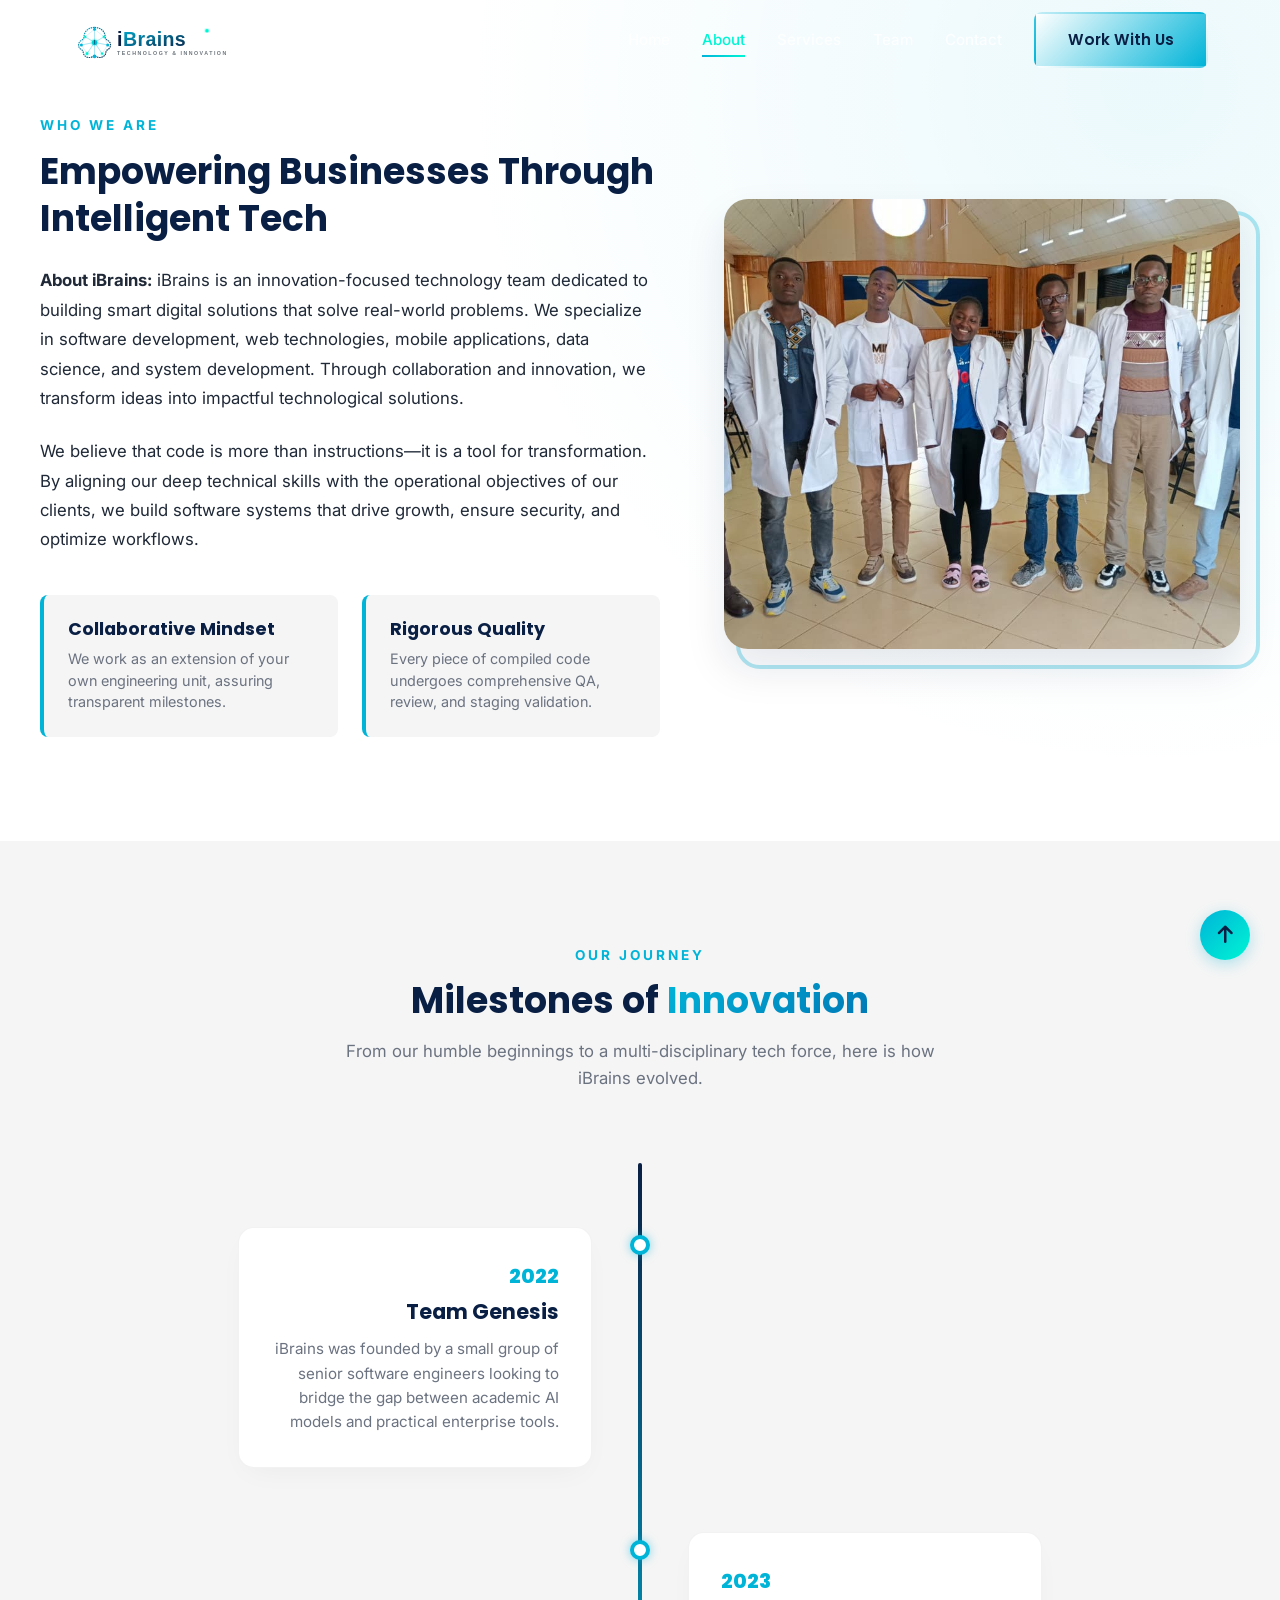
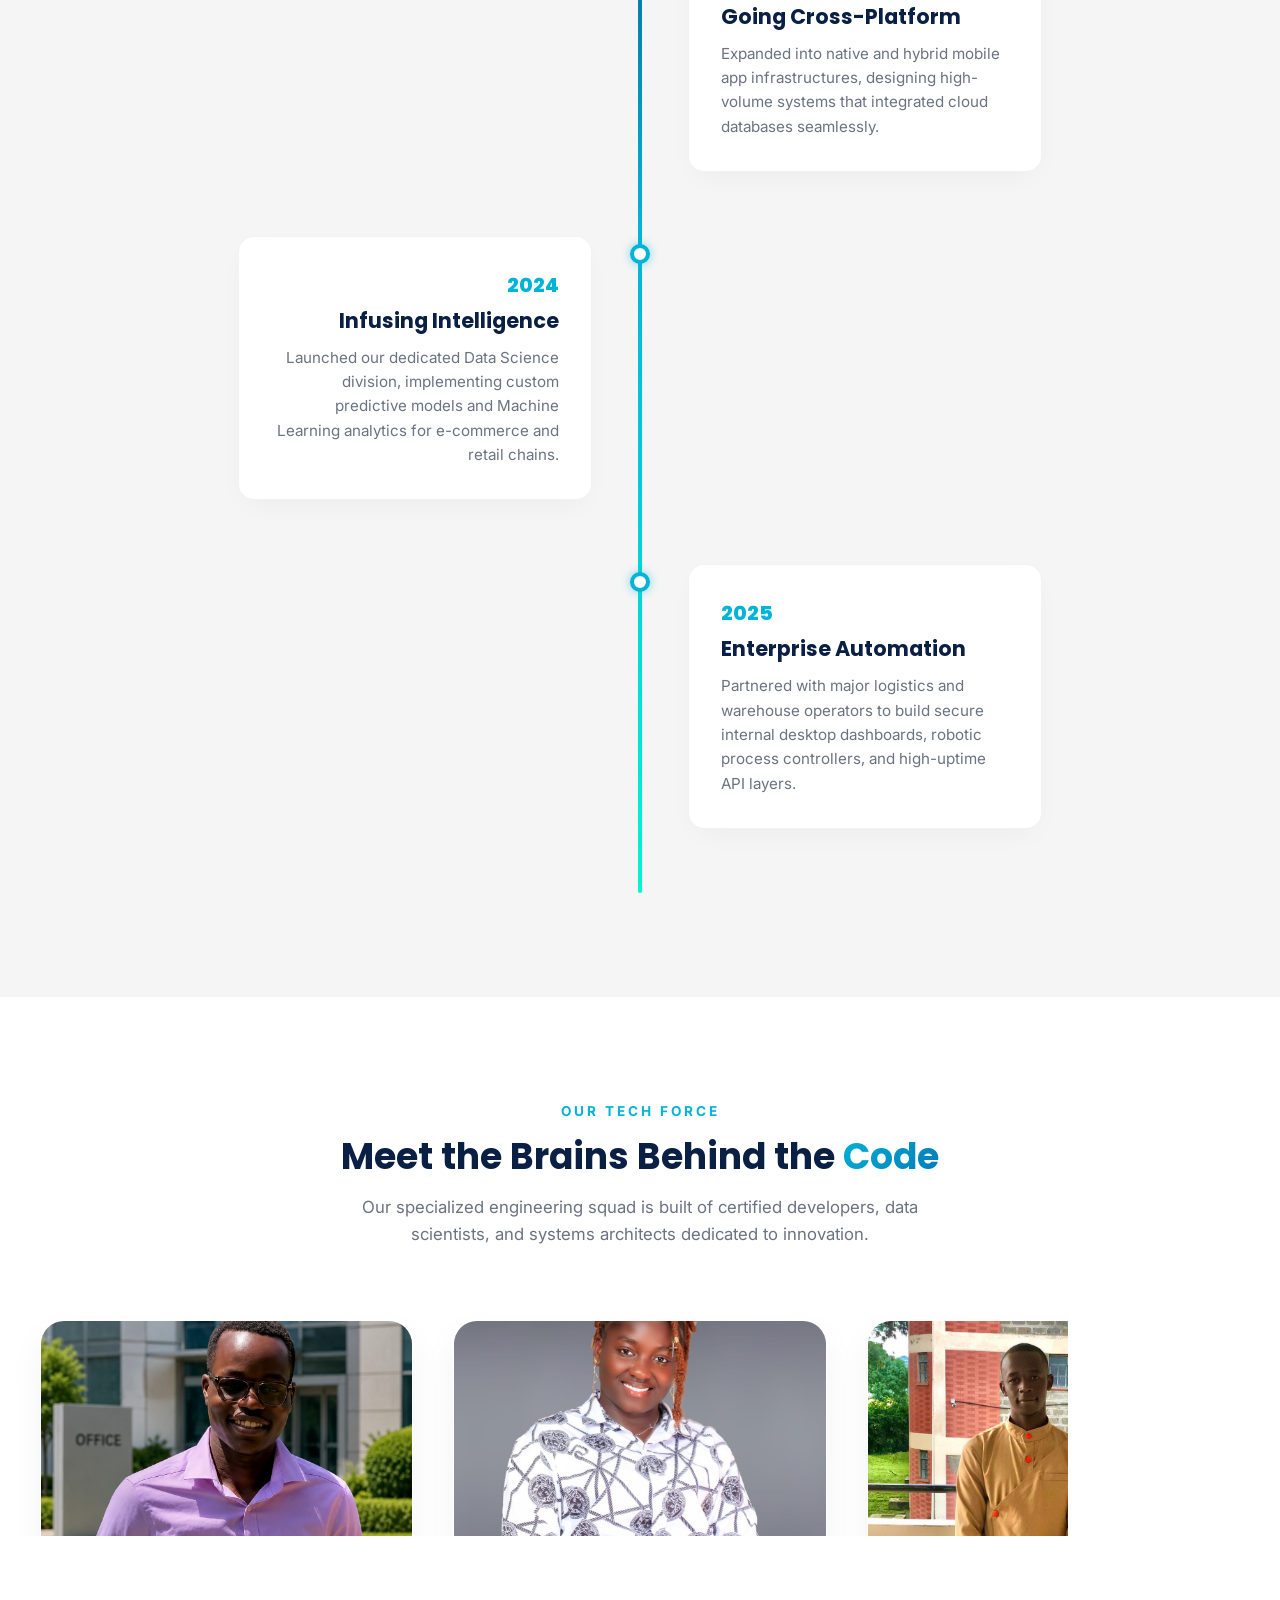
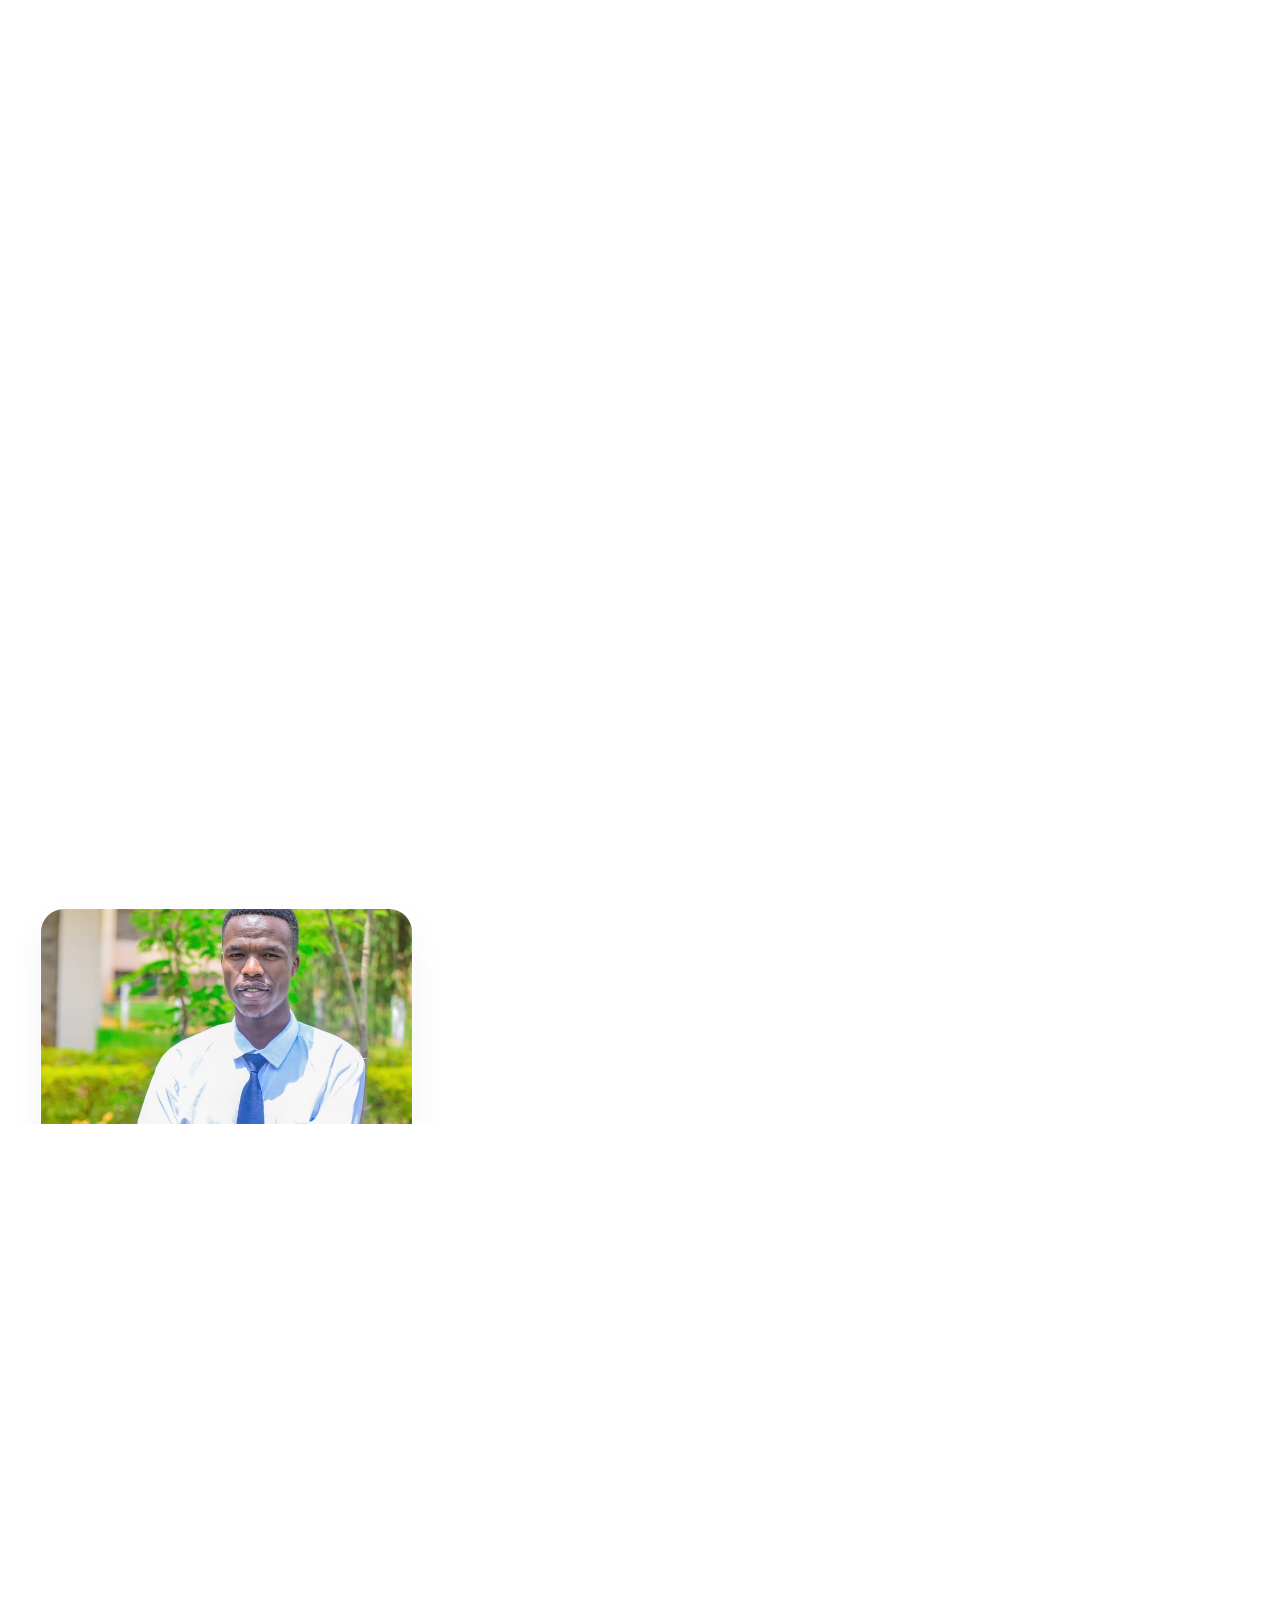
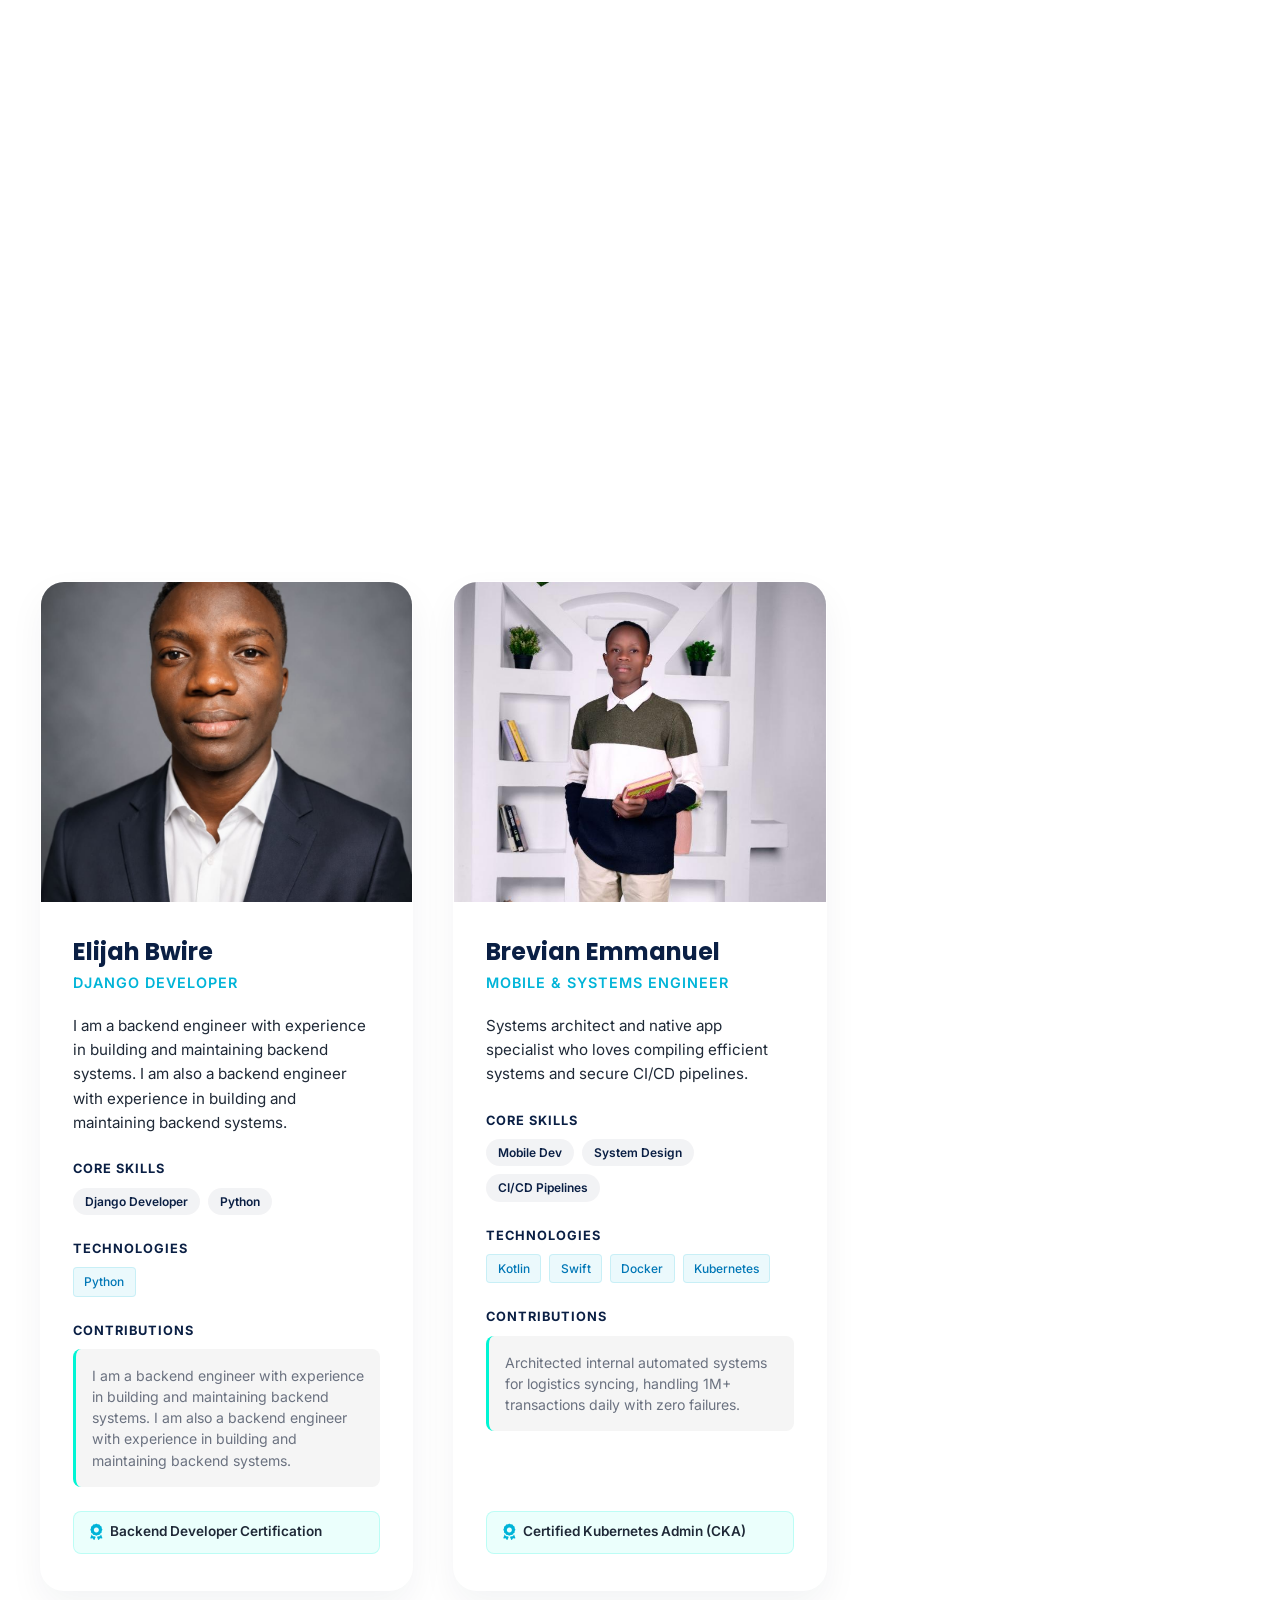
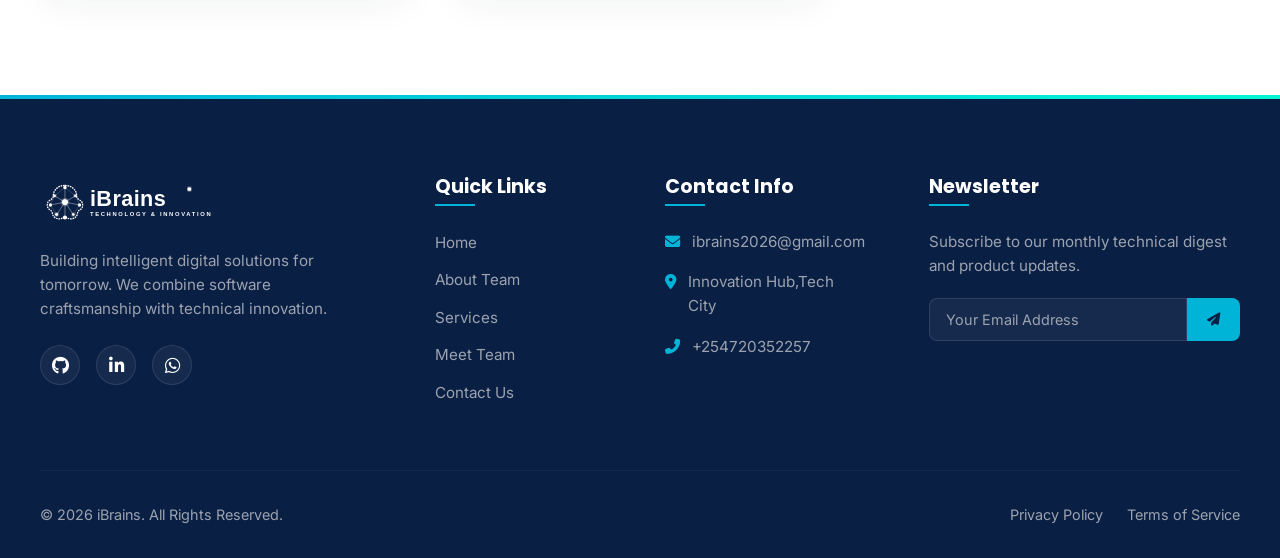
<file: about.html>
<!DOCTYPE html>
<html lang="en">

<head>
  <meta charset="UTF-8">
  <meta name="viewport" content="width=device-width, initial-scale=1.0">
  <meta name="description"
    content="Learn about iBrains, an innovation-focused technology team. Meet our experts, check our roadmap milestones, and discover our software engineering expertise.">
  <title>About iBrains - Meet the Innovators</title>

  <!-- CSS Stylesheets -->
  <link rel="stylesheet" href="css/main.css">
  <link rel="stylesheet" href="css/about.css">

  <!-- FontAwesome Icons CDN -->
  <link rel="stylesheet" href="https://cdnjs.cloudflare.com/ajax/libs/font-awesome/6.4.0/css/all.min.css">
</head>

<body style="overflow-y: hidden;">

  <!-- Page Preloader -->
  <div id="preloader">
    <div class="preloader-content">
      <div class="preloader-spinner"></div>
      <div class="preloader-text">iBRAINS</div>
    </div>
  </div>

  <!-- Sticky Navigation Header -->
  <header>
    <div class="nav-container">
      <a href="index.html" class="logo" id="header-logo-link">
        <img src="assets/logo.svg" alt="iBrains Logo">
      </a>
      <nav>
        <ul class="nav-menu" id="nav-menu-list">
          <li><a href="index.html" class="nav-link" id="nav-home">Home</a></li>
          <li><a href="about.html" class="nav-link active" id="nav-about">About</a></li>
          <li><a href="services.html" class="nav-link" id="nav-services">Services</a></li>
          <li><a href="about.html#team" class="nav-link" id="nav-team">Team</a></li>
          <li><a href="contact.html" class="nav-link" id="nav-contact">Contact</a></li>
          <li><a href="contact.html" class="btn nav-cta" id="nav-cta-btn">Work With Us</a></li>
        </ul>
      </nav>
      <button class="hamburger" id="menu-toggle" aria-label="Toggle Navigation Menu">
        <span></span>
        <span></span>
        <span></span>
      </button>
    </div>
  </header>

  <!-- About Hero & Story Section -->
  <section class="about-hero">
    <div class="container">
      <div class="about-intro-grid">
        <div class="about-intro-text reveal-left">
          <span class="section-subtitle">Who We Are</span>
          <h2>Empowering Businesses Through <span>Intelligent Tech</span></h2>
          <p><strong>About iBrains:</strong> iBrains is an innovation-focused technology team dedicated to building
            smart digital solutions that solve real-world problems. We specialize in software development, web
            technologies, mobile applications, data science, and system development. Through collaboration and
            innovation, we transform ideas into impactful technological solutions.</p>
          <p>We believe that code is more than instructions—it is a tool for transformation. By aligning our deep
            technical skills with the operational objectives of our clients, we build software systems that drive
            growth, ensure security, and optimize workflows.</p>

          <div class="about-intro-highlights">
            <div class="about-highlight-box">
              <h4>Collaborative Mindset</h4>
              <p>We work as an extension of your own engineering unit, assuring transparent milestones.</p>
            </div>
            <div class="about-highlight-box">
              <h4>Rigorous Quality</h4>
              <p>Every piece of compiled code undergoes comprehensive QA, review, and staging validation.</p>
            </div>
          </div>
        </div>
        <div class="about-intro-image reveal-right">
          <div class="about-img-frame">
            <img src="assets/team/Team.png" alt="iBrains Collaborative Workspace">
          </div>
        </div>
      </div>
    </div>
  </section>

  <!-- Milestones / Timeline Section -->
  <section class="timeline-section">
    <div class="container">
      <div class="section-header reveal">
        <span class="section-subtitle">Our Journey</span>
        <h2 class="section-title">Milestones of <span>Innovation</span></h2>
        <p class="section-desc">From our humble beginnings to a multi-disciplinary tech force, here is how iBrains
          evolved.</p>
      </div>

      <div class="timeline">
        <!-- Milestone 1 -->
        <div class="timeline-item reveal-left">
          <div class="timeline-dot"></div>
          <div class="timeline-content">
            <span class="timeline-date">2022</span>
            <h3>Team Genesis</h3>
            <p>iBrains was founded by a small group of senior software engineers looking to bridge the gap between
              academic AI models and practical enterprise tools.</p>
          </div>
        </div>
        <!-- Milestone 2 -->
        <div class="timeline-item reveal-right">
          <div class="timeline-dot"></div>
          <div class="timeline-content">
            <span class="timeline-date">2023</span>
            <h3>Going Cross-Platform</h3>
            <p>Expanded into native and hybrid mobile app infrastructures, designing high-volume systems that integrated
              cloud databases seamlessly.</p>
          </div>
        </div>
        <!-- Milestone 3 -->
        <div class="timeline-item reveal-left">
          <div class="timeline-dot"></div>
          <div class="timeline-content">
            <span class="timeline-date">2024</span>
            <h3>Infusing Intelligence</h3>
            <p>Launched our dedicated Data Science division, implementing custom predictive models and Machine Learning
              analytics for e-commerce and retail chains.</p>
          </div>
        </div>
        <!-- Milestone 4 -->
        <div class="timeline-item reveal-right">
          <div class="timeline-dot"></div>
          <div class="timeline-content">
            <span class="timeline-date">2025</span>
            <h3>Enterprise Automation</h3>
            <p>Partnered with major logistics and warehouse operators to build secure internal desktop dashboards,
              robotic process controllers, and high-uptime API layers.</p>
          </div>
        </div>
      </div>
    </div>
  </section>

  <!-- Team Grid Section -->
  <section class="team-section" id="team">
    <div class="container">
      <div class="section-header reveal">
        <span class="section-subtitle">Our Tech Force</span>
        <h2 class="section-title">Meet the Brains Behind the <span>Code</span></h2>
        <p class="section-desc">Our specialized engineering squad is built of certified developers, data scientists, and
          systems architects dedicated to innovation.</p>
      </div>

      <div class="team-grid">
        <!-- Member 1: Kelvin -->
        <div class="team-card glass-card reveal delay-100" id="team-kelvin">
          <div class="team-card-img-wrap">
            <img src="assets/team/Kely.png" alt="Kelvin Simiyu - Full Stack Developer">
            <div class="team-img-overlay">
              <div class="team-card-socials">
                <a href="https://github.com/kelly254-shazey" target="_blank" aria-label="Kelvin Simiyu GitHub"><i
                    class="fab fa-github"></i></a>
                <a href="https://www.linkedin.com/in/kelvin-simiyu-b04244354/" target="_blank" aria-label="Kelvin Simiyu LinkedIn"><i class="fab fa-linkedin-in"></i></a>
                <a href="https://pixel-palette-portfolio.vercel.app/" target="_blank"
                  aria-label="Kelvin Simiyu Portfolio"><i class="fas fa-globe"></i></a>
              </div>
            </div>
          </div>
          <div class="team-card-body">
            <h3 class="team-member-name">Kelvin Simiyu</h3>
            <span class="team-member-role">AI Engineer & Expert System Engineer</span>
            <p class="team-member-bio">I build intelligent software systems that solve real-world problems. I am
              passionate about AI, machine learning, and full-stack development.</p>

            <span class="team-card-section-title">Core Skills</span>
            <div class="team-skills-tags">
              <span>Web Development</span>
              <span>Mobile Applications</span>
              <span>Data Science</span>
              <span>AI Engineering</span>
              <span>UI/UX Design</span>
            </div>

            <span class="team-card-section-title">Technologies</span>
            <div class="team-tech-tags">
              <span>React</span>
              <span>Node.js</span>
              <span>Flutter</span>
              <span>Firebase</span>
              <span>Python</span>
              <span>Machine Learning</span>
              <span>Deep Learning</span>
              <span>Natural Language Processing</span>
              <span>Computer Vision</span>
              <span>Data Science</span>
            </div>

            <span class="team-card-section-title">Contributions</span>
            <p class="team-contributions">Built scalable web systems and optimized database queries, reducing load times
              by 35% across client projects.</p>

            <div class="team-certifications">
              <i class="fas fa-award"></i>
              <span>Google Developer Certification</span>
            </div>
          </div>
        </div>


        <!-- Member 2: Daisy  -->
        <div class="team-card glass-card reveal delay-200" id="team-isaac">
          <div class="team-card-img-wrap">
            <img src="assets/team/Daisy.png" alt="Daisy- AI Engineer">
            <div class="team-img-overlay">
              <div class="team-card-socials">
                <a href="https://github.com/dsakwa05-ai/" target="_blank" aria-label="Daisy Sakwa GitHub"><i
                    class="fab fa-github"></i></a>
                <a href="#" target="_blank" aria-label="Daisy Sakwa LinkedIn"><i
                    class="fab fa-linkedin-in"></i></a>
                <a href="#" target="_blank" aria-label="Daisy's Portfolio"><i
                    class="fas fa-globe"></i></a>
              </div>
            </div>
          </div>
          <div class="team-card-body">
            <h3 class="team-member-name">Daisy Sakwa</h3>
            <span class="team-member-role">AI Engineer and Data analyst </span>
            <p class="team-member-bio">Passionate about data analysis and AI, with a knack for transforming
              raw data into meaningful insights and capturing compelling visuals.</p>

            <span class="team-card-section-title">Core Skills</span>
            <div class="team-skills-tags">
              <span>Data Analysis</span>
              <span>Machine Learning</span>
            </div>

            <span class="team-card-section-title">Technologies</span>
            <div class="team-tech-tags">
              <span>Python</span>
              <span>Data Analysis</span>
              <span>Machine Learning</span>
            </div>  

            <span class="team-card-section-title">Contributions</span>
            <p class="team-contributions">Contributed to the development of AI-powered solutions, enhancing data-driven decision-making processes.</p>

            <div class="team-certifications">
              <i class="fas fa-award"></i>
              <span>Data Analysis Certification</span>
            </div>
          </div>
        </div>

        <!-- Member 3: Derick-->
        <div class="team-card glass-card reveal delay-200" id="team-derick">
          <div class="team-card-img-wrap">
            <img src="assets/team/Dero.png" alt="Derick Chebon - Android Developer">
            <div class="team-img-overlay">
              <div class="team-card-socials">
                <a href="https://github.com/BONCHEZZ" target="_blank" aria-label="Derick Chebon GitHub"><i
                    class="fab fa-github"></i></a>
                <a href="https://linkedin.com/in/derick-chebon" target="_blank" aria-label="Derick Chebon LinkedIn"><i
                    class="fab fa-linkedin-in"></i></a>
                <a href="https://kelvin-kappa.vercel.app/" target="_blank" aria-label="Kelly's Portfolio"><i
                    class="fas fa-globe"></i></a>
              </div>
            </div>
          </div>
          <div class="team-card-body">
            <h3 class="team-member-name">Derrick Chebon</h3>
            <span class="team-member-role">Android Developer</span>
            <span class="team-member-role">Mobile App Developer</span>
            <p class="team-member-bio">Android Developer passionate about building scalable, high-performance Android
              applications and delivering seamless user experiences across platforms.</p>

            <span class="team-card-section-title">Core Skills</span>
            <div class="team-skills-tags">
              <span>Android Development</span>
              <span>Mobile App Development</span>

            </div>

            <span class="team-card-section-title">Technologies</span>
            <div class="team-tech-tags">
              <span>Java</span>
              <span>Flutter with Dart</span>
              <span>Firebase</span>
            </div>

            <span class="team-card-section-title">Contributions</span>
            <p class="team-contributions">Spearheaded development of the Uwazi mobile app using Flutter, enabling
              seamless
              access to legal services for users across Kenya.</p>

            <div class="team-certifications">
              <i class="fas fa-award"></i>
              <span>Udemy Certified Android Developer</span>
            </div>
          </div>
        </div>


 <!-- Member 4: Isaac-->
        <div class="team-card glass-card reveal delay-200" id="team-isaac">
          <div class="team-card-img-wrap">
            <img src="assets/team/Isaac1.png" alt="Isaac Kipng'etich - Data analyst">
            <div class="team-img-overlay">
              <div class="team-card-socials">
                <a href="https://github.com/isaackipngetich83-svg" target="_blank" aria-label="Isaac Kipng'etich GitHub"><i
                    class="fab fa-github"></i></a>
                <a href="https://www.linkedin.com/in/isaac-kipng-etich-b60646263?utm_source=share_via&utm_content=profile&utm_medium=member_android" target="_blank" aria-label="Isaac Kipng'etich LinkedIn"><i
                    class="fab fa-linkedin-in"></i></a>
                <a href="https://portfolio-six-hazel-37.vercel.app" target="_blank" aria-label="Isaac's Portfolio"><i
                    class="fas fa-globe"></i></a>
              </div>
            </div>
          </div>
          <div class="team-card-body">
            <h3 class="team-member-name">Isaac Kipngetich</h3>
            <span class="team-member-role">Android developer and Data analyst </span>
            <p class="team-member-bio">Passionate about data analysis and Android development, with a knack for transforming
              raw data into meaningful insights and capturing compelling visuals.</p>

            <span class="team-card-section-title">Core Skills</span>
            <div class="team-skills-tags">
              <span>Data Analysis</span>
              <span>Android development</span>
            </div>

            <span class="team-card-section-title">Technologies</span>
            <div class="team-tech-tags">
              <span>Python</span>
              <span>Data Analysis</span>
              <span>Android developer</span>
            </div>  

            <span class="team-card-section-title">Contributions</span>
            <p class="team-contributions">Responsible for analyzing complex datasets and providing actionable insights to
              the team. Also skilled in Android developing.</p>

            <div class="team-certifications">
              <i class="fas fa-award"></i>
              <span>Data Analysis Certification</span>
            </div>
          </div>
        </div>


<!-- Member 6: Gilbert-->
        <div class="team-card glass-card reveal delay-200" id="team-gilbert">
          <div class="team-card-img-wrap">
            <img src="assets/team/Jed.png" alt="Gilbert - Backend Engineer">
            <div class="team-img-overlay">
              <div class="team-card-socials">
                <a href="https://github.com/Gilbert-Baraza" target="_blank" aria-label="Gilbert's GitHub"><i
                    class="fab fa-github"></i></a>
                <a href="https://www.linkedin.com/in/gilbert-baraza-b0388134a/" target="_blank" aria-label="Gilbert's LinkedIn"><i
                    class="fab fa-linkedin-in"></i></a>
                <a href="https://gilbert-baraza-portfolio.vercel.app/" target="_blank" aria-label="Gilbert's Portfolio"><i
                    class="fas fa-globe"></i></a>
              </div>
            </div>
          </div>
          <div class="team-card-body">
            <h3 class="team-member-name">Gilbert Baraza</h3>
            <span class="team-member-role">Backend Engineer</span>
            <p class="team-member-bio">I’m a goal-oriented person with a strong passion for technology, and a proven ability to successfully deliver projects from conception to completion. I excel at identifying new opportunities, and using data to inform strategic decisions. I am a highly organized individual who thrives in fast-paced environments and is dedicated to achieving measurable results.</p>

            <span class="team-card-section-title">Core Skills</span>
            <div class="team-skills-tags">
              <span>Backend Engineer</span>
            </div>

            <span class="team-card-section-title">Technologies</span>
            <div class="team-tech-tags">
              <span>Python</span>
              <span>Flutter with Dart</span>
              <span>Firebase</span>
            </div>  

            <span class="team-card-section-title">Contributions</span>
            <p class="team-contributions">Spearheaded the development of the backend infrastructure for Uwazi, establishing robust APIs and database management systems. Implemented critical features such as secure authentication, document management, and user role management to support the platform's legal services ecosystem.</p>

            <div class="team-certifications">
              <i class="fas fa-award"></i>
              <span>Data Analysis Certification</span>
            </div>
          </div>
        </div>

        <div class="team-card glass-card reveal delay-200" id="team-isaac">
          <div class="team-card-img-wrap">
            <img src="assets/team/Elphas.png" alt="Elphas Simiyu - product Manager">
            <div class="team-img-overlay">
              <div class="team-card-socials">
                <a href="https://github.com/elphas-simiyu" target="_blank" aria-label="Elphas' GitHub"><i
                    class="fab fa-github"></i></a>
                <a href="https://www.linkedin.com/authwall?trk=bf&trkInfo=AQFW48Cb1suTkgAAAZ51tdtoe9sxT_10rSTcx55So_83N2WiO-eFH16CwyohsAg4_fQOyWKwk0be5Wge8_rl1nIw0durH7kXDgSew1VftgH8hQwe8P96MSfdMyyHcfkO7c_HUZw=&original_referer=&sessionRedirect=https%3A%2F%2Fwww.linkedin.com%2Fin%2Felphas-simiyu-41538b334%2F" target="_blank" aria-label="Isaac Kipng'etich LinkedIn"><i
                    class="fab fa-linkedin-in"></i></a>
                <a href="https://pixel-palette-portfolio.vercel.app/" target="_blank" aria-label="Isaac's Portfolio"><i
                    class="fas fa-globe"></i></a>
              </div>
            </div>
          </div>
          <div class="team-card-body">
            <h3 class="team-member-name">Elphas Simiyu</h3>
            <span class="team-member-role">Full-Stack Developer & Product Manager</span>
          
            <p class="team-member-bio">
              I am a full-stack developer and technology enthusiast passionate about
              building scalable digital solutions. My expertise spans frontend and
              backend development, database design, AI integration, data analysis,
              and product development. I enjoy transforming ideas into real-world
              applications, from designing intuitive user experiences to developing
              robust backend systems and intelligent data-driven platforms.
            </p>
          
            <span class="team-card-section-title">Core Skills</span>
            <div class="team-skills-tags">
              <span>Full-Stack Development</span>
              <span>Frontend Engineering</span>
              <span>Backend Development</span>
              <span>Mobile & Desktop Development</span>
              <span>API Development</span>
              <span>Database Design</span>
              <span>Data Analysis</span>
              <span>AI Engeneering & Integration</span>
            </div>
          
            <span class="team-card-section-title">Technologies</span>
            <div class="team-tech-tags">
              <span>React</span>
              <span>Vite</span>
              <span>JavaScript</span>
              <span>TypeScript</span>
              <span>Node.js</span>
              <span>Express.js</span>
              <span>PostgreSQL</span>
              <span>MongoDB</span>
              <span>Redis</span>
              <span>Python</span>
              <span>REST APIs</span>
              <span>Git</span>
              <span>GitHub</span>
              <span>Docker</span>
              <span>Figma</span>
            </div>
          </div>
      </div>





<!-- Member 6: Elijah-->
        

        <div class="team-card glass-card reveal delay-200" id="team-isaac">
          <div class="team-card-img-wrap">
            <img src="assets/team/Elijah.png" alt="Elphas Simiyu - product Manager">
            <div class="team-img-overlay">
              <div class="team-card-socials">
                <a href="https://github.com/Elijah2666" target="_blank" aria-label="Elphas' GitHub"><i
                    class="fab fa-github"></i></a>
                <a href="https://www.linkedin.com/authwall?trk=bf&trkInfo=AQFW48Cb1suTkgAAAZ51tdtoe9sxT_10rSTcx55So_83N2WiO-eFH16CwyohsAg4_fQOyWKwk0be5Wge8_rl1nIw0durH7kXDgSew1VftgH8hQwe8P96MSfdMyyHcfkO7c_HUZw=&original_referer=&sessionRedirect=https%3A%2F%2Fwww.linkedin.com%2Fin%2Felphas-simiyu-41538b334%2F" target="_blank" aria-label="Isaac Kipng'etich LinkedIn"><i
                    class="fab fa-linkedin-in"></i></a>
                <a href="https://pixel-palette-portfolio.vercel.app/" target="_blank" aria-label="Isaac's Portfolio"><i
                    class="fas fa-globe"></i></a>
              </div>
            </div>
          </div>
          <div class="team-card-body">
            <h3 class="team-member-name">Elijah Bwire</h3>
            <span class="team-member-role">Django Developer</span>
            <p class="team-member-bio">I am a backend engineer with experience in building and maintaining backend systems. I am also a backend engineer with experience in building and maintaining backend systems.</p>

            <span class="team-card-section-title">Core Skills</span>
            <div class="team-skills-tags">
              <span>Django Developer</span>
              <span>Python</span>
             
            </div>

            <span class="team-card-section-title">Technologies</span>
            <div class="team-tech-tags">
              <span>Python</span>
            </div>  

            <span class="team-card-section-title">Contributions</span>
            <p class="team-contributions">I am a backend engineer with experience in building and maintaining backend systems. I am also a backend engineer with experience in building and maintaining backend systems.</p>

            <div class="team-certifications">
              <i class="fas fa-award"></i>
              <span>Backend Developer Certification</span>
            </div>
          </div>
        </div>



        <!-- Member 7: Brevian Emmanuel -->
        <div class="team-card glass-card reveal delay-300" id="team-alex">
          <div class="team-card-img-wrap">
            <img src="assets/team/Brevian.png" alt="Brevian Emmanuel">
            <div class="team-img-overlay">
              <div class="team-card-socials">
                <a href="https://github.com/brevianJekem" target="_blank" aria-label="Brevian Emamanuel GitHub"><i
                    class="fab fa-github"></i></a>
                <a href="https://linkedin.com/in/brevian-emamanuel" target="_blank" aria-label="Brevian Emamanuel"><i
                    class="fab fa-linkedin-in"></i></a>
                <a href="https://brevian.online" target="_b lank" aria-label="Brevian Emamanuel Portfolio"><i
                    class="fas fa-globe"></i></a>
              </div>
            </div>
          </div>
          <div class="team-card-body">
            <h3 class="team-member-name">Brevian Emmanuel</h3>
            <span class="team-member-role">Mobile &amp; Systems Engineer</span>
            <p class="team-member-bio">Systems architect and native app specialist who loves compiling efficient systems
              and secure CI/CD pipelines.</p>

            <span class="team-card-section-title">Core Skills</span>
            <div class="team-skills-tags">
              <span>Mobile Dev</span>
              <span>System Design</span>
              <span>CI/CD Pipelines</span>
            </div>

            <span class="team-card-section-title">Technologies</span>
            <div class="team-tech-tags">
              <span>Kotlin</span>
              <span>Swift</span>
              <span>Docker</span>
              <span>Kubernetes</span>
            </div>

            <span class="team-card-section-title">Contributions</span>
            <p class="team-contributions">Architected internal automated systems for logistics syncing, handling 1M+
              transactions daily with zero failures.</p>

            <div class="team-certifications">
              <i class="fas fa-award"></i>
              <span>Certified Kubernetes Admin (CKA)</span>
            </div>
          </div>
        </div>
      </div>
    </div>
  </section>

  <!-- Interactive Scroll-to-Top Button -->
  <button class="scroll-top-btn" aria-label="Scroll back to top">
    <i class="fas fa-arrow-up"></i>
  </button>

  <!-- Footer Section -->
  <footer>
    <div class="footer-container">
      <div class="footer-about">
        <img src="assets/logo.svg" alt="iBrains Logo" class="footer-logo">
        <p>Building intelligent digital solutions for tomorrow. We combine software craftsmanship with technical
          innovation.</p>
        <div class="footer-socials">
          <a href="https://github.com/iBrain-Inc" target="_blank" aria-label="GitHub"><i
              class="fab fa-github"></i></a>
          <a href="https://www.linkedin.com/in/ibrain-inc-b97852416/?isSelfProfile=true" target="_blank" aria-label="LinkedIn"><i
              class="fab fa-linkedin-in"></i></a>
          <a href="https://wa.me/+254720352257" target="_blank" aria-label="WhatsApp"><i class="fab fa-whatsapp"></i></a>
        </div>
      </div>
      <div class="footer-links">
        <h3>Quick Links</h3>
        <ul>
          <li><a href="index.html">Home</a></li>
          <li><a href="about.html">About Team</a></li>
          <li><a href="services.html">Services</a></li>
          <li><a href="about.html#team">Meet Team</a></li>
          <li><a href="contact.html">Contact Us</a></li>
        </ul>
      </div>
      <div class="footer-contact">
        <h3>Contact Info</h3>
        <ul>
          <li><i class="fas fa-envelope"></i> <span>ibrains2026@gmail.com</span></li>
          <li><i class="fas fa-map-marker-alt"></i> <span>Innovation Hub,Tech City </span></li>
          <li><i class="fas fa-phone-alt"></i> <span>+254720352257</span></li>
        </ul>
      </div>
      <div class="footer-newsletter">
        <h3>Newsletter</h3>
        <p>Subscribe to our monthly technical digest and product updates.</p>
        <form class="newsletter-form"
          onsubmit="event.preventDefault(); alert('Thank you for subscribing!'); this.reset();">
          <input type="email" placeholder="Your Email Address" required aria-label="Email for Newsletter">
          <button type="submit" aria-label="Subscribe"><i class="fas fa-paper-plane"></i></button>
        </form>
      </div>
    </div>
    <div class="footer-bottom">
      <p>&copy; 2026 iBrains. All Rights Reserved.</p>
      <div class="footer-bottom-links">
        <a href="#">Privacy Policy</a>
        <a href="#">Terms of Service</a>
      </div>
    </div>
  </footer>

  <!-- Scripts -->
  <script src="js/main.js"></script>
</body>

</html>
</file>
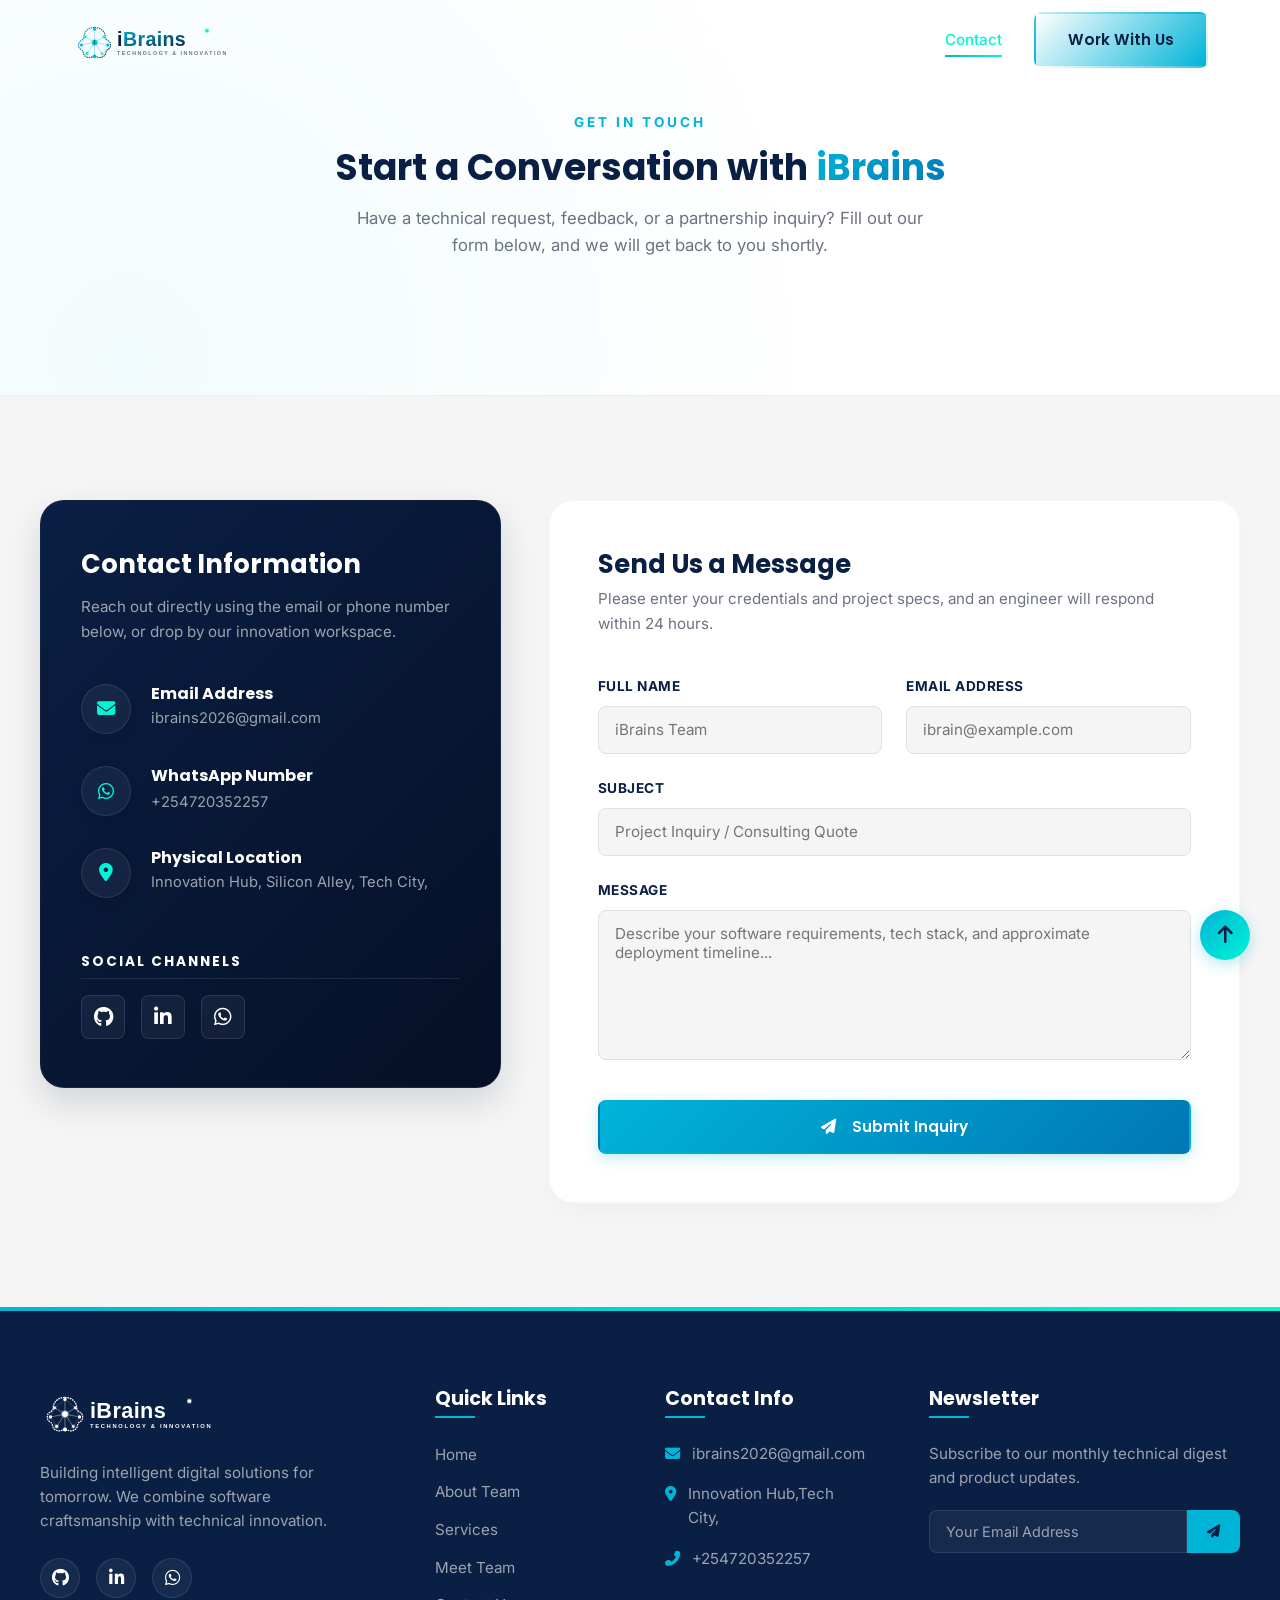
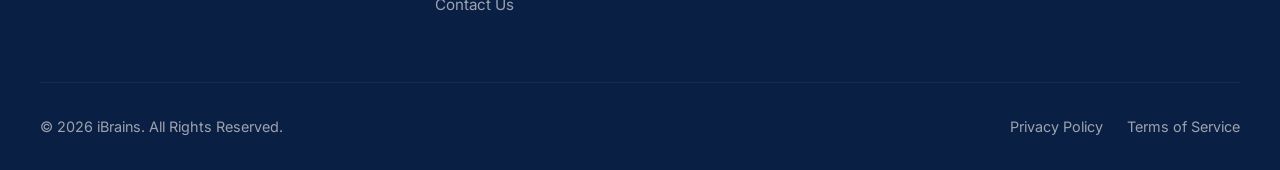
<file: contact.html>
<!DOCTYPE html>
<html lang="en">
<head>
  <meta charset="UTF-8">
  <meta name="viewport" content="width=device-width, initial-scale=1.0">
  <meta name="description" content="Get in touch with iBrains. Submit your software inquiries, request tech quotes, or reach our development team via email, locations, and WhatsApp.">
  <title>Contact iBrains - Connect with Our Engineers</title>
  
  <!-- CSS Stylesheets -->
  <link rel="stylesheet" href="css/main.css">
  <link rel="stylesheet" href="css/contact.css">
  
  <!-- FontAwesome Icons CDN -->
  <link rel="stylesheet" href="https://cdnjs.cloudflare.com/ajax/libs/font-awesome/6.4.0/css/all.min.css">
</head>
<body style="overflow-y: hidden;">

  <!-- Page Preloader -->
  <div id="preloader">
    <div class="preloader-content">
      <div class="preloader-spinner"></div>
      <div class="preloader-text">iBRAINS</div>
    </div>
  </div>

  <!-- Sticky Navigation Header -->
  <header>
    <div class="nav-container">
      <a href="index.html" class="logo" id="header-logo-link">
        <img src="assets/logo.svg" alt="iBrains Logo">
      </a>
      <nav>
        <ul class="nav-menu" id="nav-menu-list">
          <li><a href="index.html" class="nav-link" id="nav-home">Home</a></li>
          <li><a href="about.html" class="nav-link" id="nav-about">About</a></li>
          <li><a href="services.html" class="nav-link" id="nav-services">Services</a></li>
          <li><a href="about.html#team" class="nav-link" id="nav-team">Team</a></li>
          <li><a href="contact.html" class="nav-link active" id="nav-contact">Contact</a></li>
          <li><a href="contact.html" class="btn nav-cta" id="nav-cta-btn">Work With Us</a></li>
        </ul>
      </nav>
      <button class="hamburger" id="menu-toggle" aria-label="Toggle Navigation Menu">
        <span></span>
        <span></span>
        <span></span>
      </button>
    </div>
  </header>

  <!-- Contact Hero Header -->
  <section class="contact-hero">
    <div class="container">
      <div class="section-header reveal" style="margin-bottom: 2rem;">
        <span class="section-subtitle">Get In Touch</span>
        <h2 class="section-title">Start a Conversation with <span>iBrains</span></h2>
        <p class="section-desc">Have a technical request, feedback, or a partnership inquiry? Fill out our form below, and we will get back to you shortly.</p>
      </div>
    </div>
  </section>

  <!-- Contact Grid & Details Section -->
  <section class="contact-details-section">
    <div class="container">
      <div class="contact-grid">
        
        <!-- Left Column: Contact Methods Card -->
        <div class="contact-info-card reveal-left">
          <h3>Contact Information</h3>
          <p>Reach out directly using the email or phone number below, or drop by our innovation workspace.</p>
          
          <div class="contact-methods">
            <!-- Email -->
            <div class="contact-method-item">
              <div class="contact-method-icon">
                <i class="fas fa-envelope"></i>
              </div>
              <div class="contact-method-info">
                <h4>Email Address</h4>
                <p><a href="mailto:ibrains2026@gmail.com" id="contact-email-link">ibrains2026@gmail.com</a></p>
              </div>
            </div>
            <!-- WhatsApp -->
            <div class="contact-method-item">
              <div class="contact-method-icon">
                <i class="fab fa-whatsapp"></i>
              </div>
              <div class="contact-method-info">
                <h4>WhatsApp Number</h4>
<a href="https://wa.me/+254720352257" target="_blank" id="contact-whatsapp-link">+254720352257</a>
              </div>
            </div>
            <!-- Address -->
            <div class="contact-method-item">
              <div class="contact-method-icon">
                <i class="fas fa-map-marker-alt"></i>
              </div>
              <div class="contact-method-info">
                <h4>Physical Location</h4>
                <p>Innovation Hub, Silicon Alley, Tech City, </p>
              </div>
            </div>
          </div>
          
          <!-- Social Profiles -->
          <div class="contact-info-socials">
            <h4>Social Channels</h4>
            <div class="contact-social-grid">
              <a href="https://github.com/iBrain-Inc" target="_blank" aria-label="GitHub Organization" id="social-github"><i class="fab fa-github"></i></a>
              <a href="https://www.linkedin.com/in/ibrain-inc-b97852416/?isSelfProfile=true" target="_blank" aria-label="LinkedIn" id="social-linkedin"><i class="fab fa-linkedin-in"></i></a>
<a href="https://wa.me/+254720352257" target="_blank" aria-label="WhatsApp Business" id="social-whatsapp"><i class="fab fa-whatsapp"></i></a>
            </div>
          </div>
        </div>

        <!-- Right Column: Form Card -->
        <div class="contact-form-card reveal-right">
          <h3>Send Us a Message</h3>
          <p>Please enter your credentials and project specs, and an engineer will respond within 24 hours.</p>
          
          <form id="contact-form" novalidate method="POST" action="https://formspree.io/f/mqeowdde">
            <input type="hidden" name="_subject" value="New iBrains Contact Form Submission" />

            <div class="form-row">
              <div class="form-group">
                <label for="name">Full Name</label>
                <input type="text" id="name" name="name" placeholder="iBrains Team" autocomplete="name" required>
              </div>
              <div class="form-group">
                <label for="email">Email Address</label>
                <input type="email" id="email" name="email" placeholder="ibrain@example.com" autocomplete="email" required>
              </div>
            </div>
            
            <div class="form-group">
              <label for="subject">Subject</label>
              <input type="text" id="subject" name="subject" placeholder="Project Inquiry / Consulting Quote" required>
            </div>
            
            <div class="form-group">
              <label for="message">Message</label>
              <textarea id="message" name="message" placeholder="Describe your software requirements, tech stack, and approximate deployment timeline..." required></textarea>
            </div>
            
            <button type="submit" class="btn btn-primary" id="submit-btn">
              <i class="fas fa-paper-plane"></i> Submit Inquiry
            </button>
          </form>
        </div>

      </div>
    </div>
  </section>

  

  <!-- Interactive Scroll-to-Top Button -->
  <button class="scroll-top-btn" aria-label="Scroll back to top">
    <i class="fas fa-arrow-up"></i>
  </button>

  <!-- Footer Section -->
  <footer>
    <div class="footer-container">
      <div class="footer-about">
        <img src="assets/logo.svg" alt="iBrains Logo" class="footer-logo">
        <p>Building intelligent digital solutions for tomorrow. We combine software craftsmanship with technical innovation.</p>
        <div class="footer-socials">
          <a href="https://github.com/iBrain-Inc" target="_blank" aria-label="GitHub"><i class="fab fa-github"></i></a>
          <a href="https://www.linkedin.com/in/ibrain-inc-b97852416/?isSelfProfile=true" target="_blank" aria-label="LinkedIn"><i class="fab fa-linkedin-in"></i></a>
          <a href="https://wa.me/+254720352257" target="_blank" aria-label="WhatsApp"><i class="fab fa-whatsapp"></i></a>
        </div>
      </div>
      <div class="footer-links">
        <h3>Quick Links</h3>
        <ul>
          <li><a href="index.html">Home</a></li>
          <li><a href="about.html">About Team</a></li>
          <li><a href="services.html">Services</a></li>
          <li><a href="about.html#team">Meet Team</a></li>
          <li><a href="contact.html">Contact Us</a></li>
        </ul>
      </div>
          <div class="footer-contact">
        <h3>Contact Info</h3>
        <ul>
          <li><i class="fas fa-envelope"></i> <span>ibrains2026@gmail.com</span></li>
          <li><i class="fas fa-map-marker-alt"></i> <span>Innovation Hub,Tech City, </span></li>
          <li><i class="fas fa-phone-alt"></i> <span>+254720352257</span></li>
        </ul>
      </div>
      <div class="footer-newsletter">
        <h3>Newsletter</h3>
        <p>Subscribe to our monthly technical digest and product updates.</p>
        <form class="newsletter-form" onsubmit="event.preventDefault(); alert('Thank you for subscribing!'); this.reset();">
          <input type="email" placeholder="Your Email Address" required aria-label="Email for Newsletter">
          <button type="submit" aria-label="Subscribe"><i class="fas fa-paper-plane"></i></button>
        </form>
      </div>
    </div>
    <div class="footer-bottom">
      <p>&copy; 2026 iBrains. All Rights Reserved.</p>
      <div class="footer-bottom-links">
        <a href="#">Privacy Policy</a>
        <a href="#">Terms of Service</a>
      </div>
    </div>
  </footer>

  <!-- Scripts -->
  <script src="js/main.js"></script>
  <script src="js/contact.js"></script>
</body>
</html>
</file>
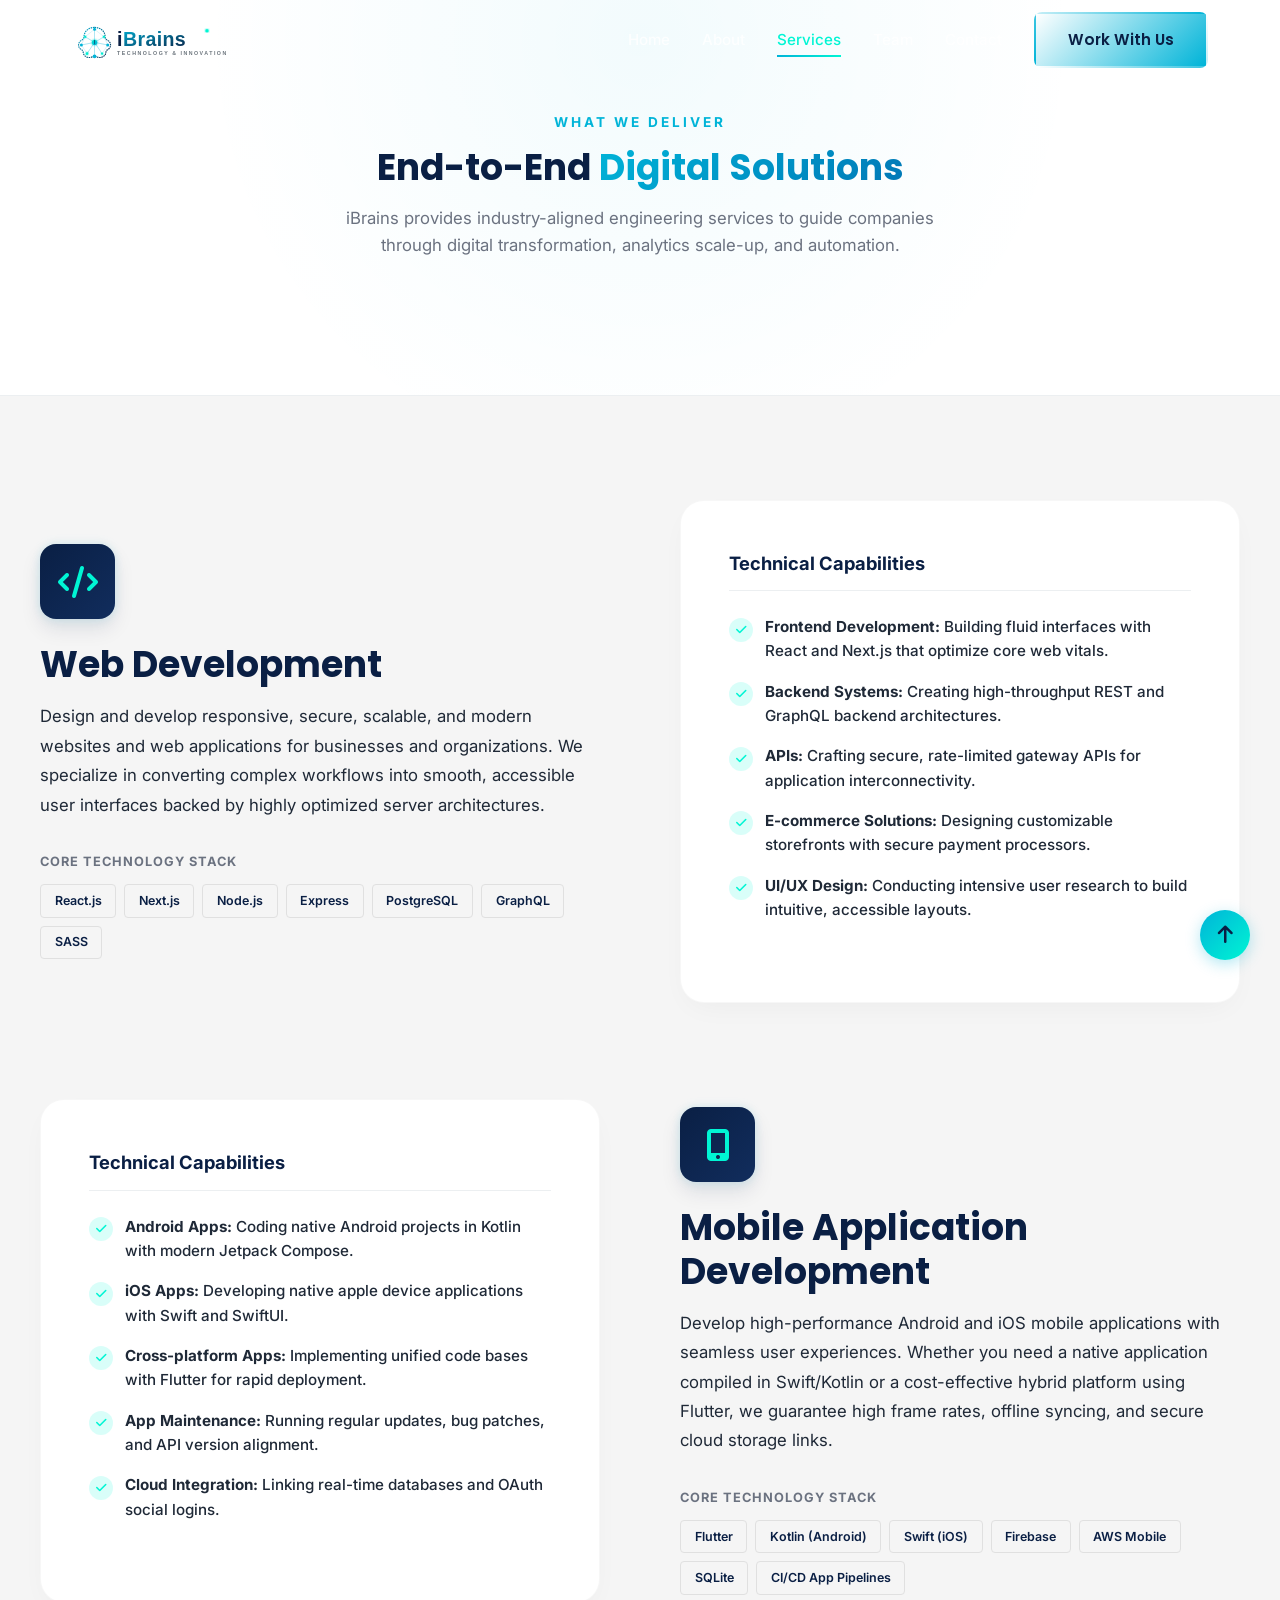
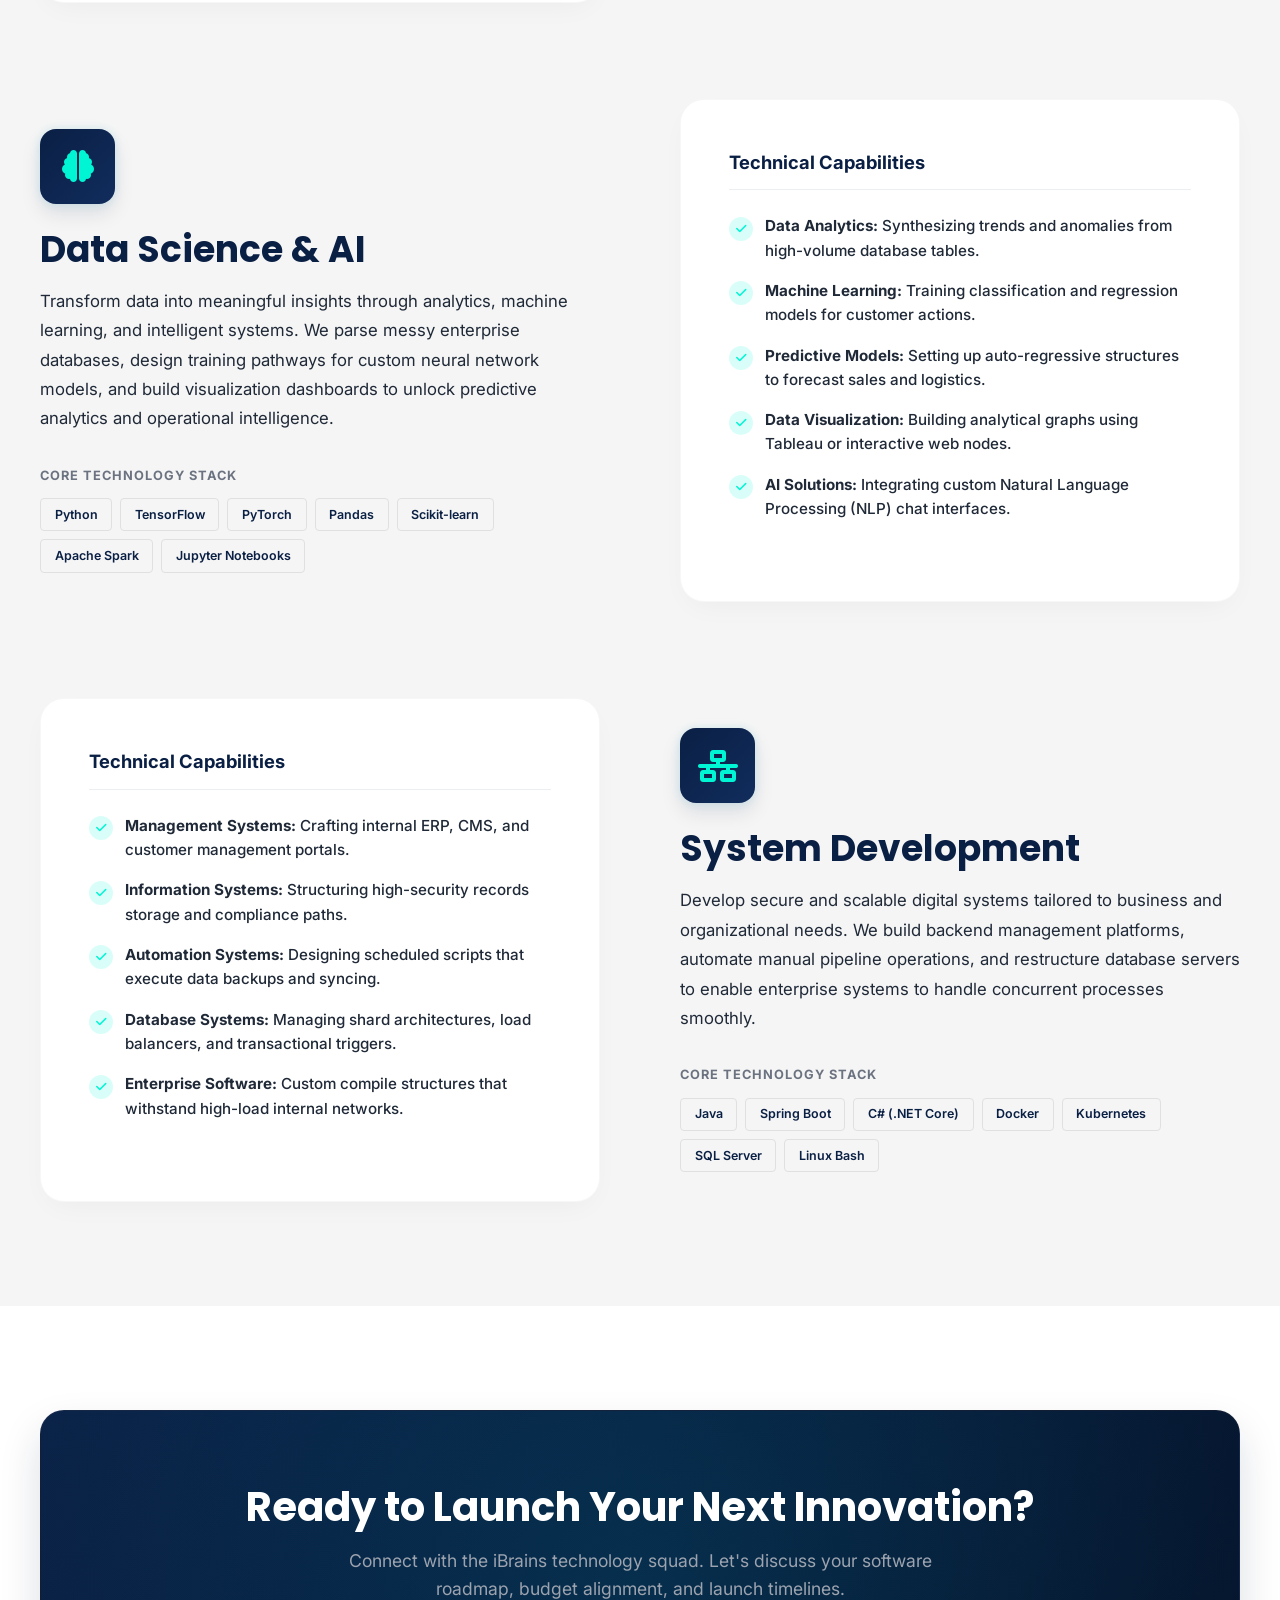
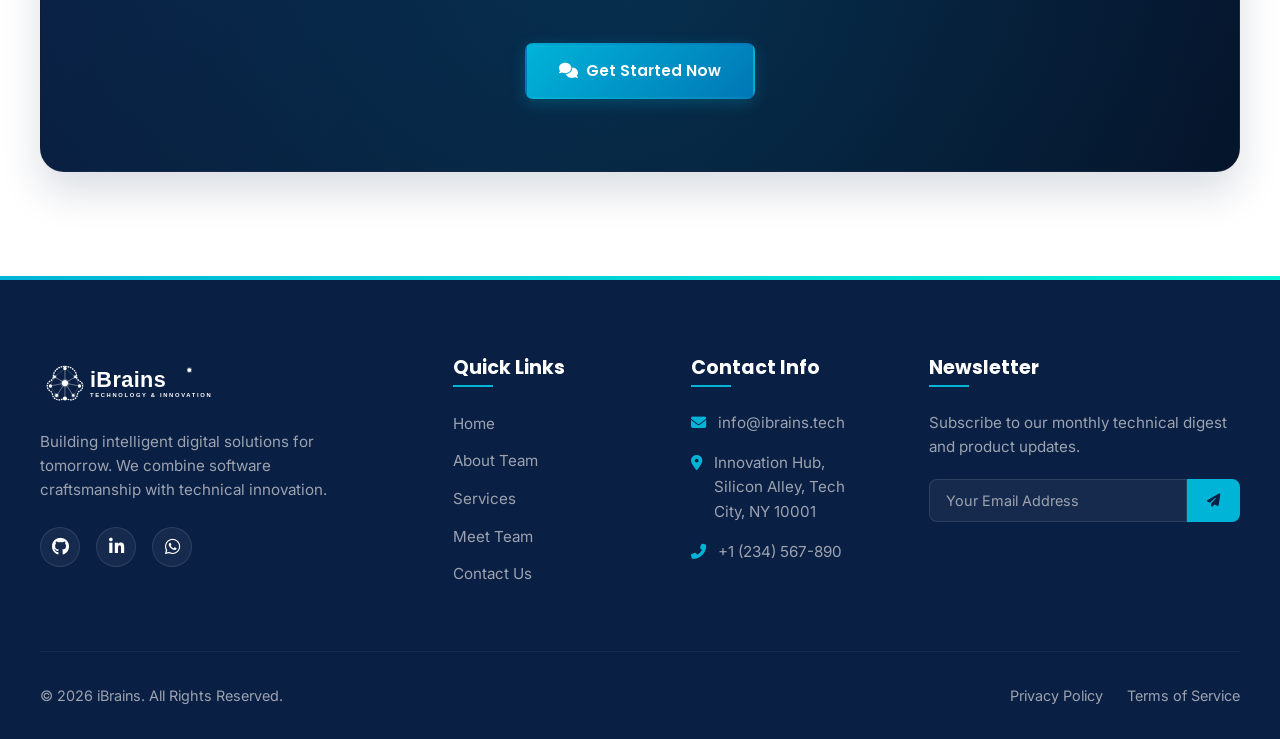
<file: services.html>
<!DOCTYPE html>
<html lang="en">
<head>
  <meta charset="UTF-8">
  <meta name="viewport" content="width=device-width, initial-scale=1.0">
  <meta name="description" content="Discover iBrains' premium software engineering services: Web Development, Mobile Applications, Data Science, AI modeling, and Enterprise System Automation.">
  <title>Services - iBrains Digital Pillars</title>
  
  <!-- CSS Stylesheets -->
  <link rel="stylesheet" href="css/main.css">
  <link rel="stylesheet" href="css/services.css">
  
  <!-- FontAwesome Icons CDN -->
  <link rel="stylesheet" href="https://cdnjs.cloudflare.com/ajax/libs/font-awesome/6.4.0/css/all.min.css">
</head>
<body style="overflow-y: hidden;">

  <!-- Page Preloader -->
  <div id="preloader">
    <div class="preloader-content">
      <div class="preloader-spinner"></div>
      <div class="preloader-text">iBRAINS</div>
    </div>
  </div>

  <!-- Sticky Navigation Header -->
  <header>
    <div class="nav-container">
      <a href="index.html" class="logo" id="header-logo-link">
        <img src="assets/logo.svg" alt="iBrains Logo">
      </a>
      <nav>
        <ul class="nav-menu" id="nav-menu-list">
          <li><a href="index.html" class="nav-link" id="nav-home">Home</a></li>
          <li><a href="about.html" class="nav-link" id="nav-about">About</a></li>
          <li><a href="services.html" class="nav-link active" id="nav-services">Services</a></li>
          <li><a href="about.html#team" class="nav-link" id="nav-team">Team</a></li>
          <li><a href="contact.html" class="nav-link" id="nav-contact">Contact</a></li>
          <li><a href="contact.html" class="btn nav-cta" id="nav-cta-btn">Work With Us</a></li>
        </ul>
      </nav>
      <button class="hamburger" id="menu-toggle" aria-label="Toggle Navigation Menu">
        <span></span>
        <span></span>
        <span></span>
      </button>
    </div>
  </header>

  <!-- Services Hero Header -->
  <section class="services-hero">
    <div class="container">
      <div class="section-header reveal" style="margin-bottom: 2rem;">
        <span class="section-subtitle">What We Deliver</span>
        <h2 class="section-title">End-to-End <span>Digital Solutions</span></h2>
        <p class="section-desc">iBrains provides industry-aligned engineering services to guide companies through digital transformation, analytics scale-up, and automation.</p>
      </div>
    </div>
  </section>

  <!-- Detailed Services Section -->
  <section class="services-detail-section">
    <div class="container">
      <div class="services-list-container">
        
        <!-- Pillar 1: Web Development -->
        <div class="service-detail-block" id="web-dev">
          <div class="service-detail-text reveal-left">
            <div class="service-detail-icon-box">
              <i class="fas fa-code"></i>
            </div>
            <h2>Web Development</h2>
            <p>Design and develop responsive, secure, scalable, and modern websites and web applications for businesses and organizations. We specialize in converting complex workflows into smooth, accessible user interfaces backed by highly optimized server architectures.</p>
            <div class="service-tech-stack">
              <span class="service-tech-title">Core Technology Stack</span>
              <div class="service-tech-tags">
                <span>React.js</span>
                <span>Next.js</span>
                <span>Node.js</span>
                <span>Express</span>
                <span>PostgreSQL</span>
                <span>GraphQL</span>
                <span>SASS</span>
              </div>
            </div>
          </div>
          <div class="service-detail-features reveal-right">
            <span class="service-features-title">Technical Capabilities</span>
            <ul class="service-features-list">
              <li><i class="fas fa-check"></i> <span><strong>Frontend Development:</strong> Building fluid interfaces with React and Next.js that optimize core web vitals.</span></li>
              <li><i class="fas fa-check"></i> <span><strong>Backend Systems:</strong> Creating high-throughput REST and GraphQL backend architectures.</span></li>
              <li><i class="fas fa-check"></i> <span><strong>APIs:</strong> Crafting secure, rate-limited gateway APIs for application interconnectivity.</span></li>
              <li><i class="fas fa-check"></i> <span><strong>E-commerce Solutions:</strong> Designing customizable storefronts with secure payment processors.</span></li>
              <li><i class="fas fa-check"></i> <span><strong>UI/UX Design:</strong> Conducting intensive user research to build intuitive, accessible layouts.</span></li>
            </ul>
          </div>
        </div>

        <!-- Pillar 2: Mobile App Development -->
        <div class="service-detail-block" id="mobile-dev">
          <div class="service-detail-text reveal-right">
            <div class="service-detail-icon-box">
              <i class="fas fa-mobile-alt"></i>
            </div>
            <h2>Mobile Application Development</h2>
            <p>Develop high-performance Android and iOS mobile applications with seamless user experiences. Whether you need a native application compiled in Swift/Kotlin or a cost-effective hybrid platform using Flutter, we guarantee high frame rates, offline syncing, and secure cloud storage links.</p>
            <div class="service-tech-stack">
              <span class="service-tech-title">Core Technology Stack</span>
              <div class="service-tech-tags">
                <span>Flutter</span>
                <span>Kotlin (Android)</span>
                <span>Swift (iOS)</span>
                <span>Firebase</span>
                <span>AWS Mobile</span>
                <span>SQLite</span>
                <span>CI/CD App Pipelines</span>
              </div>
            </div>
          </div>
          <div class="service-detail-features reveal-left">
            <span class="service-features-title">Technical Capabilities</span>
            <ul class="service-features-list">
              <li><i class="fas fa-check"></i> <span><strong>Android Apps:</strong> Coding native Android projects in Kotlin with modern Jetpack Compose.</span></li>
              <li><i class="fas fa-check"></i> <span><strong>iOS Apps:</strong> Developing native apple device applications with Swift and SwiftUI.</span></li>
              <li><i class="fas fa-check"></i> <span><strong>Cross-platform Apps:</strong> Implementing unified code bases with Flutter for rapid deployment.</span></li>
              <li><i class="fas fa-check"></i> <span><strong>App Maintenance:</strong> Running regular updates, bug patches, and API version alignment.</span></li>
              <li><i class="fas fa-check"></i> <span><strong>Cloud Integration:</strong> Linking real-time databases and OAuth social logins.</span></li>
            </ul>
          </div>
        </div>

        <!-- Pillar 3: Data Science -->
        <div class="service-detail-block" id="data-science">
          <div class="service-detail-text reveal-left">
            <div class="service-detail-icon-box">
              <i class="fas fa-brain"></i>
            </div>
            <h2>Data Science &amp; AI</h2>
            <p>Transform data into meaningful insights through analytics, machine learning, and intelligent systems. We parse messy enterprise databases, design training pathways for custom neural network models, and build visualization dashboards to unlock predictive analytics and operational intelligence.</p>
            <div class="service-tech-stack">
              <span class="service-tech-title">Core Technology Stack</span>
              <div class="service-tech-tags">
                <span>Python</span>
                <span>TensorFlow</span>
                <span>PyTorch</span>
                <span>Pandas</span>
                <span>Scikit-learn</span>
                <span>Apache Spark</span>
                <span>Jupyter Notebooks</span>
              </div>
            </div>
          </div>
          <div class="service-detail-features reveal-right">
            <span class="service-features-title">Technical Capabilities</span>
            <ul class="service-features-list">
              <li><i class="fas fa-check"></i> <span><strong>Data Analytics:</strong> Synthesizing trends and anomalies from high-volume database tables.</span></li>
              <li><i class="fas fa-check"></i> <span><strong>Machine Learning:</strong> Training classification and regression models for customer actions.</span></li>
              <li><i class="fas fa-check"></i> <span><strong>Predictive Models:</strong> Setting up auto-regressive structures to forecast sales and logistics.</span></li>
              <li><i class="fas fa-check"></i> <span><strong>Data Visualization:</strong> Building analytical graphs using Tableau or interactive web nodes.</span></li>
              <li><i class="fas fa-check"></i> <span><strong>AI Solutions:</strong> Integrating custom Natural Language Processing (NLP) chat interfaces.</span></li>
            </ul>
          </div>
        </div>

        <!-- Pillar 4: System Development -->
        <div class="service-detail-block" id="system-dev">
          <div class="service-detail-text reveal-right">
            <div class="service-detail-icon-box">
              <i class="fas fa-network-wired"></i>
            </div>
            <h2>System Development</h2>
            <p>Develop secure and scalable digital systems tailored to business and organizational needs. We build backend management platforms, automate manual pipeline operations, and restructure database servers to enable enterprise systems to handle concurrent processes smoothly.</p>
            <div class="service-tech-stack">
              <span class="service-tech-title">Core Technology Stack</span>
              <div class="service-tech-tags">
                <span>Java</span>
                <span>Spring Boot</span>
                <span>C# (.NET Core)</span>
                <span>Docker</span>
                <span>Kubernetes</span>
                <span>SQL Server</span>
                <span>Linux Bash</span>
              </div>
            </div>
          </div>
          <div class="service-detail-features reveal-left">
            <span class="service-features-title">Technical Capabilities</span>
            <ul class="service-features-list">
              <li><i class="fas fa-check"></i> <span><strong>Management Systems:</strong> Crafting internal ERP, CMS, and customer management portals.</span></li>
              <li><i class="fas fa-check"></i> <span><strong>Information Systems:</strong> Structuring high-security records storage and compliance paths.</span></li>
              <li><i class="fas fa-check"></i> <span><strong>Automation Systems:</strong> Designing scheduled scripts that execute data backups and syncing.</span></li>
              <li><i class="fas fa-check"></i> <span><strong>Database Systems:</strong> Managing shard architectures, load balancers, and transactional triggers.</span></li>
              <li><i class="fas fa-check"></i> <span><strong>Enterprise Software:</strong> Custom compile structures that withstand high-load internal networks.</span></li>
            </ul>
          </div>
        </div>

      </div>
    </div>
  </section>

  <!-- CTA Section -->
  <section class="services-cta-section">
    <div class="container">
      <div class="cta-box reveal">
        <h2>Ready to Launch Your Next Innovation?</h2>
        <p>Connect with the iBrains technology squad. Let's discuss your software roadmap, budget alignment, and launch timelines.</p>
        <a href="contact.html" class="btn btn-primary" id="cta-get-started"><i class="fas fa-comments"></i> Get Started Now</a>
      </div>
    </div>
  </section>

  <!-- Interactive Scroll-to-Top Button -->
  <button class="scroll-top-btn" aria-label="Scroll back to top">
    <i class="fas fa-arrow-up"></i>
  </button>

  <!-- Footer Section -->
  <footer>
    <div class="footer-container">
      <div class="footer-about">
        <img src="assets/logo.svg" alt="iBrains Logo" class="footer-logo">
        <p>Building intelligent digital solutions for tomorrow. We combine software craftsmanship with technical innovation.</p>
        <div class="footer-socials">
          <a href="https://github.com/ibrains-team" target="_blank" aria-label="GitHub"><i class="fab fa-github"></i></a>
          <a href="https://linkedin.com/company/ibrains" target="_blank" aria-label="LinkedIn"><i class="fab fa-linkedin-in"></i></a>
          <a href="https://wa.me/1234567890" target="_blank" aria-label="WhatsApp"><i class="fab fa-whatsapp"></i></a>
        </div>
      </div>
      <div class="footer-links">
        <h3>Quick Links</h3>
        <ul>
          <li><a href="index.html">Home</a></li>
          <li><a href="about.html">About Team</a></li>
          <li><a href="services.html">Services</a></li>
          <li><a href="about.html#team">Meet Team</a></li>
          <li><a href="contact.html">Contact Us</a></li>
        </ul>
      </div>
      <div class="footer-contact">
        <h3>Contact Info</h3>
        <ul>
          <li><i class="fas fa-envelope"></i> <span>info@ibrains.tech</span></li>
          <li><i class="fas fa-map-marker-alt"></i> <span>Innovation Hub, Silicon Alley, Tech City, NY 10001</span></li>
          <li><i class="fas fa-phone-alt"></i> <span>+1 (234) 567-890</span></li>
        </ul>
      </div>
      <div class="footer-newsletter">
        <h3>Newsletter</h3>
        <p>Subscribe to our monthly technical digest and product updates.</p>
        <form class="newsletter-form" onsubmit="event.preventDefault(); alert('Thank you for subscribing!'); this.reset();">
          <input type="email" placeholder="Your Email Address" required aria-label="Email for Newsletter">
          <button type="submit" aria-label="Subscribe"><i class="fas fa-paper-plane"></i></button>
        </form>
      </div>
    </div>
    <div class="footer-bottom">
      <p>&copy; 2026 iBrains. All Rights Reserved.</p>
      <div class="footer-bottom-links">
        <a href="#">Privacy Policy</a>
        <a href="#">Terms of Service</a>
      </div>
    </div>
  </footer>

  <!-- Scripts -->
  <script src="js/main.js"></script>
</body>
</html>
</file>
<file: css/main.css>
/* 
================================================================
   iBrains Global Stylesheet
   - Theme: Tech Navy Blue & Smoke White
   - Typography: Poppins & Inter
================================================================
*/

@import url('https://fonts.googleapis.com/css2?family=Inter:wght@300;400;500;600;700&family=Poppins:wght@300;400;500;600;700;800&display=swap');

:root {
  /* Colors */
  --primary: #0A1F44;        /* Trust Navy Blue */
  --primary-rgb: 10, 31, 68;
  --secondary: #00B4D8;      /* Technology Cyan */
  --secondary-rgb: 0, 180, 216;
  --accent: #00F5D4;         /* Innovation Neon Green/Cyan */
  --accent-rgb: 0, 245, 212;
  --smoke-white: #F5F5F5;    /* Clean Smoke White */
  --white: #FFFFFF;
  
  /* Text Colors */
  --text-dark: #1F2937;
  --text-light: #F9FAFB;
  --text-muted: #6B7280;
  --text-muted-light: #9CA3AF;
  
  /* Fonts */
  --font-headings: 'Poppins', 'Montserrat', sans-serif;
  --font-body: 'Inter', 'Open Sans', sans-serif;
  
  /* Glassmorphism Styles */
  --glass-bg: rgba(255, 255, 255, 0.75);
  --glass-border: rgba(255, 255, 255, 0.4);
  --glass-shadow: 0 8px 32px 0 rgba(31, 38, 135, 0.08);
  --glass-bg-dark: rgba(10, 31, 68, 0.85);
  --glass-border-dark: rgba(255, 255, 255, 0.08);
  
  /* Grid & Spacing */
  --max-width: 1200px;
  --header-height: 80px;
  --border-radius-sm: 8px;
  --border-radius-md: 16px;
  --border-radius-lg: 24px;
  --transition: all 0.3s cubic-bezier(0.4, 0, 0.2, 1);
  --shadow: 0 10px 30px -10px rgba(0, 0, 0, 0.05);
  --shadow-hover: 0 20px 40px -15px rgba(0, 180, 216, 0.15);
}

/* ==========================================
   Resets and Base HTML
   ========================================== */
* {
  margin: 0;
  padding: 0;
  box-sizing: border-box;
}

html {
  scroll-behavior: smooth;
}

body {
  font-family: var(--font-body);
  color: var(--text-dark);
  background-color: var(--smoke-white);
  line-height: 1.6;
  overflow-x: hidden;
}

h1, h2, h3, h4, h5, h6 {
  font-family: var(--font-headings);
  font-weight: 700;
  line-height: 1.2;
}

a {
  text-decoration: none;
  color: inherit;
  transition: var(--transition);
}

img {
  max-width: 100%;
  height: auto;
  display: block;
}

ul {
  list-style: none;
}

/* ==========================================
   Page Preloader
   ========================================== */
#preloader {
  position: fixed;
  top: 0;
  left: 0;
  width: 100%;
  height: 100%;
  background-color: var(--primary);
  display: flex;
  justify-content: center;
  align-items: center;
  z-index: 9999;
  transition: opacity 0.5s ease, visibility 0.5s ease;
}

.preloader-content {
  text-align: center;
}

.preloader-spinner {
  width: 70px;
  height: 70px;
  margin: 0 auto 20px;
  border: 4px solid rgba(255, 255, 255, 0.1);
  border-left-color: var(--secondary);
  border-radius: 50%;
  animation: spin 1s linear infinite;
  position: relative;
}

.preloader-spinner::after {
  content: '';
  position: absolute;
  top: 10px;
  left: 10px;
  right: 10px;
  bottom: 10px;
  border: 4px solid transparent;
  border-top-color: var(--accent);
  border-radius: 50%;
  animation: spin 2s linear infinite;
}

.preloader-text {
  font-family: var(--font-headings);
  color: var(--white);
  font-size: 1.5rem;
  font-weight: 700;
  letter-spacing: 2px;
}

@keyframes spin {
  0% { transform: rotate(0deg); }
  100% { transform: rotate(360deg); }
}

/* ==========================================
   Header and Navigation Bar
   ========================================== */
header {
  position: fixed;
  top: 0;
  left: 0;
  width: 100%;
  height: var(--header-height);
  z-index: 1000;
  transition: var(--transition);
  display: flex;
  align-items: center;
}

header.sticky {
  height: 70px;
  background: var(--glass-bg);
  backdrop-filter: blur(12px);
  -webkit-backdrop-filter: blur(12px);
  border-bottom: 1px solid var(--glass-border);
  box-shadow: var(--glass-shadow);
}

.nav-container {
  width: 100%;
  max-width: var(--max-width);
  margin: 0 auto;
  padding: 0 2rem;
  display: flex;
  justify-content: space-between;
  align-items: center;
}

.logo {
  display: flex;
  align-items: center;
  height: 45px;
}

.logo img {
  height: 100%;
  width: auto;
}

.nav-menu {
  display: flex;
  align-items: center;
  gap: 2rem;
}

.nav-link {
  font-weight: 500;
  font-size: 0.95rem;
  color: var(--text-muted);
  position: relative;
  padding: 0.5rem 0;
}

header:not(.sticky) .nav-link {
  color: rgba(255, 255, 255, 0.8);
}

header:not(.sticky) .nav-link:hover,
header:not(.sticky) .nav-link.active {
  color: var(--accent);
}

.nav-link:hover,
.nav-link.active {
  color: var(--primary);
}

.nav-link::after {
  content: '';
  position: absolute;
  bottom: 0;
  left: 0;
  width: 0;
  height: 2px;
  background: linear-gradient(90deg, var(--secondary), var(--accent));
  transition: var(--transition);
}

.nav-link:hover::after,
.nav-link.active::after {
  width: 100%;
}

.nav-cta {
  background: linear-gradient(135deg, var(--primary), var(--secondary));
  color: var(--white);
  padding: 0.75rem 1.5rem;
  border-radius: var(--border-radius-sm);
  font-weight: 600;
  font-size: 0.9rem;
  box-shadow: 0 4px 15px rgba(0, 180, 216, 0.2);
}

header:not(.sticky) .nav-cta {
  background: linear-gradient(135deg, var(--white), var(--secondary));
  color: var(--primary);
  box-shadow: 0 4px 15px rgba(255, 255, 255, 0.1);
}

.nav-cta:hover {
  transform: translateY(-2px);
  box-shadow: 0 6px 20px rgba(0, 180, 216, 0.4);
}

/* Mobile Hamburger Menu */
.hamburger {
  display: none;
  cursor: pointer;
  background: none;
  border: none;
  outline: none;
  padding: 0.5rem;
  z-index: 1001;
}

.hamburger span {
  display: block;
  width: 25px;
  height: 3px;
  margin: 5px 0;
  background-color: var(--text-dark);
  transition: var(--transition);
}

header:not(.sticky) .hamburger span {
  background-color: var(--white);
}

/* ==========================================
   Footer
   ========================================== */
footer {
  background-color: var(--primary);
  color: var(--white);
  padding: 5rem 2rem 2rem;
  position: relative;
  overflow: hidden;
}

footer::before {
  content: '';
  position: absolute;
  top: 0;
  left: 0;
  width: 100%;
  height: 4px;
  background: linear-gradient(90deg, var(--secondary), var(--accent));
}

.footer-container {
  max-width: var(--max-width);
  margin: 0 auto;
  display: grid;
  grid-template-columns: 2fr 1fr 1fr 1.5fr;
  gap: 4rem;
  margin-bottom: 4rem;
}

.footer-about .footer-logo {
  height: 50px;
  margin-bottom: 1.5rem;
  filter: brightness(0) invert(1);
}

.footer-about p {
  color: var(--text-muted-light);
  font-size: 0.95rem;
  margin-bottom: 1.5rem;
  max-width: 320px;
}

.footer-socials {
  display: flex;
  gap: 1rem;
}

.footer-socials a {
  display: flex;
  align-items: center;
  justify-content: center;
  width: 40px;
  height: 40px;
  border-radius: 50%;
  background-color: rgba(255, 255, 255, 0.05);
  border: 1px solid rgba(255, 255, 255, 0.1);
  color: var(--white);
  font-size: 1.1rem;
}

.footer-socials a:hover {
  background-color: var(--secondary);
  border-color: var(--secondary);
  color: var(--primary);
  transform: translateY(-3px) rotate(360deg);
}

.footer-links h3, 
.footer-contact h3,
.footer-newsletter h3 {
  font-size: 1.2rem;
  margin-bottom: 1.5rem;
  position: relative;
  padding-bottom: 0.5rem;
}

.footer-links h3::after, 
.footer-contact h3::after,
.footer-newsletter h3::after {
  content: '';
  position: absolute;
  bottom: 0;
  left: 0;
  width: 40px;
  height: 2px;
  background-color: var(--secondary);
}

.footer-links ul {
  display: flex;
  flex-direction: column;
  gap: 0.75rem;
}

.footer-links a {
  color: var(--text-muted-light);
  font-size: 0.95rem;
}

.footer-links a:hover {
  color: var(--accent);
  padding-left: 5px;
}

.footer-contact ul {
  display: flex;
  flex-direction: column;
  gap: 1rem;
}

.footer-contact li {
  display: flex;
  align-items: flex-start;
  gap: 0.75rem;
  color: var(--text-muted-light);
  font-size: 0.95rem;
}

.footer-contact li i {
  color: var(--secondary);
  margin-top: 0.25rem;
}

.footer-newsletter p {
  color: var(--text-muted-light);
  font-size: 0.95rem;
  margin-bottom: 1.25rem;
}

.newsletter-form {
  display: flex;
}

.newsletter-form input {
  padding: 0.75rem 1rem;
  border: 1px solid rgba(255, 255, 255, 0.1);
  background-color: rgba(255, 255, 255, 0.05);
  color: var(--white);
  border-radius: var(--border-radius-sm) 0 0 var(--border-radius-sm);
  outline: none;
  flex: 1;
  font-family: var(--font-body);
  font-size: 0.9rem;
}

.newsletter-form input::placeholder {
  color: var(--text-muted-light);
}

.newsletter-form button {
  padding: 0.75rem 1.25rem;
  background-color: var(--secondary);
  color: var(--primary);
  border: none;
  border-radius: 0 var(--border-radius-sm) var(--border-radius-sm) 0;
  font-weight: 700;
  cursor: pointer;
  transition: var(--transition);
}

.newsletter-form button:hover {
  background-color: var(--accent);
}

.footer-bottom {
  max-width: var(--max-width);
  margin: 0 auto;
  padding-top: 2rem;
  border-top: 1px solid rgba(255, 255, 255, 0.05);
  display: flex;
  justify-content: space-between;
  align-items: center;
  flex-wrap: wrap;
  gap: 1rem;
}

.footer-bottom p {
  color: var(--text-muted-light);
  font-size: 0.9rem;
}

.footer-bottom-links {
  display: flex;
  gap: 1.5rem;
}

.footer-bottom-links a {
  color: var(--text-muted-light);
  font-size: 0.9rem;
}

.footer-bottom-links a:hover {
  color: var(--accent);
}

/* ==========================================
   Standard Buttons
   ========================================== */
.btn {
  display: inline-flex;
  align-items: center;
  justify-content: center;
  padding: 0.85rem 2rem;
  border-radius: var(--border-radius-sm);
  font-weight: 600;
  font-family: var(--font-headings);
  font-size: 0.95rem;
  cursor: pointer;
  transition: var(--transition);
  border: 2px solid transparent;
  gap: 0.5rem;
}

.btn-primary {
  background: linear-gradient(135deg, var(--secondary), #0077B6);
  color: var(--white);
  box-shadow: 0 4px 15px rgba(0, 180, 216, 0.25);
}

.btn-primary:hover {
  transform: translateY(-3px);
  box-shadow: 0 8px 25px rgba(0, 180, 216, 0.4);
}

.btn-secondary {
  background: transparent;
  color: var(--white);
  border-color: rgba(255, 255, 255, 0.4);
}

.btn-secondary:hover {
  background-color: rgba(255, 255, 255, 0.1);
  border-color: var(--white);
  transform: translateY(-3px);
}

.btn-dark {
  background: var(--primary);
  color: var(--white);
  box-shadow: var(--shadow);
}

.btn-dark:hover {
  background: #0d2959;
  transform: translateY(-3px);
  box-shadow: var(--shadow-hover);
}

.btn-light {
  background: var(--white);
  color: var(--primary);
  box-shadow: var(--shadow);
}

.btn-light:hover {
  background: var(--smoke-white);
  transform: translateY(-3px);
  box-shadow: var(--shadow-hover);
}

/* ==========================================
   Interactive Scroll-to-Top Button
   ========================================== */
.scroll-top-btn {
  position: fixed;
  bottom: -60px;
  right: 30px;
  width: 50px;
  height: 50px;
  border-radius: 50%;
  background: linear-gradient(135deg, var(--secondary), var(--accent));
  color: var(--primary);
  display: flex;
  align-items: center;
  justify-content: center;
  font-size: 1.25rem;
  cursor: pointer;
  box-shadow: 0 4px 15px rgba(0, 180, 216, 0.3);
  z-index: 99;
  border: none;
  outline: none;
  transition: bottom 0.4s cubic-bezier(0.4, 0, 0.2, 1), transform 0.2s ease;
}

.scroll-top-btn.show {
  bottom: 30px;
}

.scroll-top-btn:hover {
  transform: translateY(-5px) scale(1.05);
}

/* ==========================================
   Layout Structures & Section Headers
   ========================================== */
section {
  padding: 6.5rem 2rem;
  position: relative;
}

.container {
  max-width: var(--max-width);
  margin: 0 auto;
}

.section-header {
  text-align: center;
  margin-bottom: 4.5rem;
  display: flex;
  flex-direction: column;
  align-items: center;
}

.section-subtitle {
  font-family: var(--font-body);
  font-weight: 700;
  font-size: 0.85rem;
  letter-spacing: 3px;
  text-transform: uppercase;
  color: var(--secondary);
  margin-bottom: 0.75rem;
  display: inline-block;
  position: relative;
}

.section-title {
  font-size: 2.25rem;
  color: var(--primary);
  position: relative;
  max-width: 700px;
}

.section-title span {
  background: linear-gradient(135deg, var(--secondary), #0077B6);
  -webkit-background-clip: text;
  -webkit-text-fill-color: transparent;
}

.section-desc {
  color: var(--text-muted);
  max-width: 600px;
  margin-top: 1rem;
  font-size: 1.05rem;
}

/* Glass Card Global Class */
.glass-card {
  background: var(--glass-bg);
  backdrop-filter: blur(10px);
  -webkit-backdrop-filter: blur(10px);
  border: 1px solid var(--glass-border);
  border-radius: var(--border-radius-md);
  box-shadow: var(--glass-shadow);
  transition: var(--transition);
}

.glass-card:hover {
  transform: translateY(-5px);
  box-shadow: 0 15px 35px 0 rgba(0, 180, 216, 0.12);
  border-color: rgba(0, 180, 216, 0.3);
}

/* ==========================================
   Reveal Animations (Intersection Observer)
   ========================================== */
.reveal {
  opacity: 0;
  transform: translateY(40px);
  transition: opacity 0.8s ease, transform 0.8s ease;
}

.reveal.active {
  opacity: 1;
  transform: translateY(0);
}

.reveal-left {
  opacity: 0;
  transform: translateX(-50px);
  transition: opacity 0.8s ease, transform 0.8s ease;
}

.reveal-left.active {
  opacity: 1;
  transform: translateX(0);
}

.reveal-right {
  opacity: 0;
  transform: translateX(50px);
  transition: opacity 0.8s ease, transform 0.8s ease;
}

.reveal-right.active {
  opacity: 1;
  transform: translateX(0);
}

.delay-100 { transition-delay: 100ms; }
.delay-200 { transition-delay: 200ms; }
.delay-300 { transition-delay: 300ms; }
.delay-400 { transition-delay: 400ms; }
.delay-500 { transition-delay: 500ms; }

/* ==========================================
   Responsive Media Queries
   ========================================== */
@media (max-width: 1024px) {
  .footer-container {
    grid-template-columns: 1fr 1fr;
    gap: 3rem;
  }
}

@media (max-width: 768px) {
  :root {
    --header-height: 70px;
  }
  
  section {
    padding: 4.5rem 1.5rem;
  }
  
  .section-title {
    font-size: 1.85rem;
  }
  
  /* Mobile Menu navigation toggle */
  .hamburger {
    display: block;
  }
  
  .hamburger.active span:nth-child(1) {
    transform: rotate(45deg) translate(6px, 6px);
  }
  
  .hamburger.active span:nth-child(2) {
    opacity: 0;
  }
  
  .hamburger.active span:nth-child(3) {
    transform: rotate(-45deg) translate(5px, -5px);
  }
  
  .nav-menu {
    position: fixed;
    top: var(--header-height);
    left: -100%;
    width: 100%;
    height: calc(100vh - var(--header-height));
    background-color: var(--primary);
    flex-direction: column;
    justify-content: center;
    gap: 2.5rem;
    padding: 3rem;
    transition: var(--transition);
    z-index: 1000;
  }
  
  .nav-menu.active {
    left: 0;
  }
  
  .nav-link {
    font-size: 1.25rem;
    color: rgba(255, 255, 255, 0.7);
  }
  
  header.sticky .nav-link {
    color: rgba(255, 255, 255, 0.7);
  }
  
  header.sticky .nav-link:hover,
  header.sticky .nav-link.active {
    color: var(--accent);
  }
  
  .nav-cta {
    font-size: 1.1rem;
    width: 100%;
    text-align: center;
    max-width: 250px;
  }
  
  .footer-container {
    grid-template-columns: 1fr;
    gap: 2.5rem;
  }
  
  .footer-bottom {
    flex-direction: column;
    text-align: center;
    gap: 1.5rem;
  }
}
</file>
<file: css/about.css>
/* 
================================================================
   iBrains About & Team Page Stylesheet
================================================================
*/

/* ==========================================
   Company Profile/Story Section
   ========================================== */
.about-hero {
  padding-top: calc(var(--header-height) + 2rem);
  background: radial-gradient(circle at 90% 10%, rgba(0, 180, 216, 0.08) 0%, transparent 50%), var(--white);
}

.about-intro-grid {
  display: grid;
  grid-template-columns: 1.2fr 1fr;
  gap: 4rem;
  align-items: center;
}

.about-intro-text h2 {
  font-size: 2.25rem;
  color: var(--primary);
  margin-bottom: 1.5rem;
  line-height: 1.3;
}

.about-intro-text p {
  color: var(--text-dark);
  font-size: 1.05rem;
  line-height: 1.75;
  margin-bottom: 1.5rem;
}

.about-intro-highlights {
  display: grid;
  grid-template-columns: 1fr 1fr;
  gap: 1.5rem;
  margin-top: 2.5rem;
}

.about-highlight-box {
  padding: 1.5rem;
  border-radius: var(--border-radius-sm);
  background-color: var(--smoke-white);
  border-left: 4px solid var(--secondary);
}

.about-highlight-box h4 {
  color: var(--primary);
  font-size: 1.1rem;
  margin-bottom: 0.5rem;
}

.about-highlight-box p {
  font-size: 0.9rem;
  color: var(--text-muted);
  margin-bottom: 0;
  line-height: 1.5;
}

.about-intro-image {
  position: relative;
}

.about-img-frame {
  border-radius: var(--border-radius-lg);
  overflow: hidden;
  box-shadow: 0 20px 40px rgba(10, 31, 68, 0.1);
  position: relative;
  z-index: 2;
}

.about-img-frame img {
  width: 100%;
  height: 450px;
  object-fit: cover;
}

.about-intro-image::after {
  content: '';
  position: absolute;
  bottom: -20px;
  right: -20px;
  width: 100%;
  height: 100%;
  border: 4px solid var(--secondary);
  border-radius: var(--border-radius-lg);
  z-index: 1;
  pointer-events: none;
  opacity: 0.3;
}

/* ==========================================
   Milestones / Timeline Section
   ========================================== */
.timeline-section {
  background-color: var(--smoke-white);
}

.timeline {
  position: relative;
  max-width: 900px;
  margin: 0 auto;
  padding: 2rem 0;
}

.timeline::before {
  content: '';
  position: absolute;
  top: 0;
  bottom: 0;
  left: 50%;
  width: 4px;
  background: linear-gradient(to bottom, var(--primary), var(--secondary), var(--accent));
  transform: translateX(-50%);
  border-radius: 2px;
}

.timeline-item {
  position: relative;
  width: 50%;
  padding: 2rem 3rem;
  box-sizing: border-box;
}

.timeline-item:nth-child(odd) {
  left: 0;
  text-align: right;
}

.timeline-item:nth-child(even) {
  left: 50%;
  text-align: left;
}

.timeline-dot {
  position: absolute;
  top: 2.5rem;
  width: 20px;
  height: 20px;
  border-radius: 50%;
  background-color: var(--white);
  border: 4px solid var(--secondary);
  z-index: 5;
  box-shadow: 0 0 10px rgba(0, 180, 216, 0.5);
  transition: var(--transition);
}

.timeline-item:nth-child(odd) .timeline-dot {
  right: -10px;
}

.timeline-item:nth-child(even) .timeline-dot {
  left: -10px;
}

.timeline-item:hover .timeline-dot {
  background-color: var(--accent);
  border-color: var(--primary);
  transform: scale(1.3);
  box-shadow: 0 0 15px rgba(0, 245, 212, 0.8);
}

.timeline-content {
  padding: 2rem;
  background-color: var(--white);
  border-radius: var(--border-radius-md);
  box-shadow: var(--shadow);
  border: 1px solid rgba(0, 0, 0, 0.05);
  transition: var(--transition);
  position: relative;
}

.timeline-item:hover .timeline-content {
  transform: translateY(-5px);
  box-shadow: 0 15px 30px rgba(0, 180, 216, 0.1);
  border-color: rgba(0, 180, 216, 0.2);
}

.timeline-date {
  font-family: var(--font-headings);
  font-weight: 800;
  font-size: 1.25rem;
  color: var(--secondary);
  margin-bottom: 0.5rem;
  display: block;
}

.timeline-content h3 {
  font-size: 1.3rem;
  color: var(--primary);
  margin-bottom: 0.75rem;
}

.timeline-content p {
  color: var(--text-muted);
  font-size: 0.95rem;
  line-height: 1.6;
}

/* ==========================================
   Meet the Team Section
   ========================================== */
.team-section {
  background-color: var(--white);
}

.team-grid {
  display: grid;
  grid-template-columns: repeat(3, 1fr);
  gap: 2.5rem;
}

.team-card {
  display: flex;
  flex-direction: column;
  height: 100%;
  overflow: hidden;
  border-radius: var(--border-radius-lg);
  border: 1px solid var(--glass-border);
  background: var(--white);
  box-shadow: 0 15px 35px rgba(10, 31, 68, 0.05);
}

.team-card-img-wrap {
  position: relative;
  width: 100%;
  height: 320px;
  overflow: hidden;
}

.team-card-img-wrap img {
  width: 100%;
  height: 100%;
  object-fit: cover;
  transition: transform 0.6s cubic-bezier(0.4, 0, 0.2, 1);
}

.team-card:hover .team-card-img-wrap img {
  transform: scale(1.08);
}

.team-img-overlay {
  position: absolute;
  top: 0;
  left: 0;
  width: 100%;
  height: 100%;
  background: linear-gradient(to bottom, transparent 40%, rgba(10, 31, 68, 0.85) 100%);
  display: flex;
  align-items: flex-end;
  justify-content: center;
  padding: 1.5rem;
  opacity: 0;
  transition: var(--transition);
}

.team-card:hover .team-img-overlay {
  opacity: 1;
}

.team-card-socials {
  display: flex;
  gap: 1rem;
  transform: translateY(20px);
  transition: transform 0.4s cubic-bezier(0.175, 0.885, 0.32, 1.275);
}

.team-card:hover .team-card-socials {
  transform: translateY(0);
}

.team-card-socials a {
  width: 42px;
  height: 42px;
  border-radius: 50%;
  background-color: var(--white);
  color: var(--primary);
  display: flex;
  align-items: center;
  justify-content: center;
  font-size: 1.1rem;
  box-shadow: 0 4px 10px rgba(0, 0, 0, 0.1);
}

.team-card-socials a:hover {
  background-color: var(--secondary);
  color: var(--white);
  transform: scale(1.1);
}

.team-card-body {
  padding: 2.25rem 2rem;
  display: flex;
  flex-direction: column;
  flex-grow: 1;
}

.team-member-name {
  font-size: 1.5rem;
  color: var(--primary);
  margin-bottom: 0.25rem;
}

.team-member-role {
  font-family: var(--font-body);
  font-weight: 600;
  font-size: 0.9rem;
  color: var(--secondary);
  text-transform: uppercase;
  letter-spacing: 1px;
  margin-bottom: 1.25rem;
}

.team-member-bio {
  color: var(--text-dark);
  font-size: 0.95rem;
  line-height: 1.6;
  margin-bottom: 1.5rem;
}

.team-card-section-title {
  font-size: 0.8rem;
  font-weight: 700;
  text-transform: uppercase;
  color: var(--primary);
  letter-spacing: 1px;
  margin-bottom: 0.5rem;
  display: block;
}

.team-skills-tags,
.team-tech-tags {
  display: flex;
  flex-wrap: wrap;
  gap: 0.5rem;
  margin-bottom: 1.5rem;
}

.team-skills-tags span {
  font-size: 0.75rem;
  font-weight: 600;
  padding: 0.25rem 0.75rem;
  border-radius: 30px;
  background-color: rgba(10, 31, 68, 0.05);
  color: var(--primary);
}

.team-tech-tags span {
  font-size: 0.75rem;
  font-weight: 500;
  padding: 0.25rem 0.65rem;
  border-radius: 4px;
  background-color: rgba(0, 180, 216, 0.08);
  color: #0077B6;
  border: 1px solid rgba(0, 180, 216, 0.15);
}

.team-contributions {
  padding: 1rem;
  background-color: var(--smoke-white);
  border-radius: var(--border-radius-sm);
  font-size: 0.88rem;
  color: var(--text-muted);
  line-height: 1.5;
  margin-bottom: 1.5rem;
  border-left: 3px solid var(--accent);
}

.team-certifications {
  margin-top: auto;
  display: flex;
  align-items: center;
  gap: 0.5rem;
  font-size: 0.85rem;
  color: var(--text-dark);
  font-weight: 600;
  background-color: rgba(0, 245, 212, 0.08);
  padding: 0.6rem 1rem;
  border-radius: var(--border-radius-sm);
  border: 1px solid rgba(0, 245, 212, 0.2);
}

.team-certifications i {
  color: #00B4D8;
  font-size: 1rem;
}

/* ==========================================
   Responsive About Page Styles
   ========================================== */
@media (max-width: 1024px) {
  .about-intro-grid {
    grid-template-columns: 1fr;
    gap: 3rem;
  }
  
  .about-intro-image {
    max-width: 550px;
    margin: 0 auto;
    width: 100%;
  }
  
  .about-img-frame img {
    height: 380px;
  }
  
  .team-grid {
    grid-template-columns: repeat(2, 1fr);
  }
}

@media (max-width: 768px) {
  .timeline::before {
    left: 20px;
  }
  
  .timeline-item {
    width: 100%;
    padding-left: 3.5rem;
    padding-right: 0;
  }
  
  .timeline-item:nth-child(odd) {
    text-align: left;
  }
  
  .timeline-item:nth-child(odd) .timeline-dot,
  .timeline-item:nth-child(even) .timeline-dot {
    left: 10px;
    right: auto;
  }
  
  .team-grid {
    grid-template-columns: 1fr;
    max-width: 420px;
    margin: 0 auto;
  }
  
  .about-highlight-box {
    padding: 1.25rem;
  }
}
</file>
<file: css/contact.css>
/* 
================================================================
   iBrains Contact Page Stylesheet
================================================================
*/

/* ==========================================
   Contact Hero Header
   ========================================== */
.contact-hero {
  padding-top: calc(var(--header-height) + 2rem);
  background: radial-gradient(circle at 10% 90%, rgba(0, 180, 216, 0.05) 0%, transparent 60%), var(--white);
  border-bottom: 1px solid #ECEFF1;
}

/* ==========================================
   Contact Layout & Cards
   ========================================== */
.contact-details-section {
  background-color: var(--smoke-white);
}

.contact-grid {
  display: grid;
  grid-template-columns: 1fr 1.5fr;
  gap: 3rem;
  align-items: start;
}

/* Left Column: Contact Info Card */
.contact-info-card {
  padding: 3rem 2.5rem;
  color: var(--white);
  background: linear-gradient(135deg, var(--primary) 0%, #051026 100%);
  border-radius: var(--border-radius-lg);
  box-shadow: 0 15px 35px rgba(10, 31, 68, 0.15);
  border: 1px solid rgba(255, 255, 255, 0.05);
}

.contact-info-card h3 {
  font-size: 1.6rem;
  margin-bottom: 1rem;
  color: var(--white);
}

.contact-info-card > p {
  color: var(--text-muted-light);
  font-size: 0.95rem;
  margin-bottom: 2.5rem;
  line-height: 1.6;
}

.contact-methods {
  display: flex;
  flex-direction: column;
  gap: 2rem;
  margin-bottom: 3.5rem;
}

.contact-method-item {
  display: flex;
  gap: 1.25rem;
  align-items: flex-start;
}

.contact-method-icon {
  width: 50px;
  height: 50px;
  border-radius: 50%;
  background-color: rgba(255, 255, 255, 0.05);
  border: 1px solid rgba(255, 255, 255, 0.1);
  color: var(--accent);
  display: flex;
  align-items: center;
  justify-content: center;
  font-size: 1.15rem;
  flex-shrink: 0;
  box-shadow: 0 4px 10px rgba(0, 0, 0, 0.1);
}

.contact-method-info h4 {
  font-size: 1rem;
  color: var(--white);
  margin-bottom: 0.25rem;
}

.contact-method-info p,
.contact-method-info a {
  font-size: 0.92rem;
  color: var(--text-muted-light);
  line-height: 1.5;
}

.contact-method-info a:hover {
  color: var(--accent);
}

.contact-info-socials h4 {
  font-size: 0.85rem;
  font-weight: 700;
  text-transform: uppercase;
  color: var(--white);
  letter-spacing: 2px;
  margin-bottom: 1rem;
  border-bottom: 1px solid rgba(255, 255, 255, 0.1);
  padding-bottom: 0.5rem;
}

.contact-social-grid {
  display: flex;
  gap: 1rem;
}

.contact-social-grid a {
  width: 44px;
  height: 44px;
  border-radius: var(--border-radius-sm);
  background-color: rgba(255, 255, 255, 0.05);
  border: 1px solid rgba(255, 255, 255, 0.1);
  color: var(--white);
  display: flex;
  align-items: center;
  justify-content: center;
  font-size: 1.25rem;
  transition: var(--transition);
}

.contact-social-grid a:hover {
  transform: translateY(-3px);
  color: var(--primary);
  background-color: var(--accent);
  border-color: var(--accent);
  box-shadow: 0 5px 15px rgba(0, 245, 212, 0.4);
}

/* Right Column: Contact Form Card */
.contact-form-card {
  padding: 3rem;
  background-color: var(--white);
  border-radius: var(--border-radius-lg);
  box-shadow: var(--shadow);
  border: 1px solid rgba(0, 0, 0, 0.03);
}

.contact-form-card h3 {
  font-size: 1.6rem;
  color: var(--primary);
  margin-bottom: 0.5rem;
}

.contact-form-card > p {
  color: var(--text-muted);
  font-size: 0.95rem;
  margin-bottom: 2.5rem;
}

.form-row {
  display: grid;
  grid-template-columns: 1fr 1fr;
  gap: 1.5rem;
}

.form-group {
  margin-bottom: 1.5rem;
  display: flex;
  flex-direction: column;
  position: relative;
}

.form-group label {
  font-size: 0.85rem;
  font-weight: 700;
  color: var(--primary);
  margin-bottom: 0.5rem;
  text-transform: uppercase;
  letter-spacing: 0.5px;
}

.form-group input,
.form-group textarea {
  padding: 0.85rem 1rem;
  font-family: var(--font-body);
  font-size: 0.95rem;
  color: var(--text-dark);
  background-color: var(--smoke-white);
  border: 1.5px solid #E0E0E0;
  border-radius: var(--border-radius-sm);
  outline: none;
  transition: var(--transition);
}

.form-group input:focus,
.form-group textarea:focus {
  border-color: var(--secondary);
  background-color: var(--white);
  box-shadow: 0 0 0 3px rgba(0, 180, 216, 0.15);
}

.form-group textarea {
  resize: vertical;
  min-height: 150px;
}

/* Form Validation Error Styles */
.form-group.error input,
.form-group.error textarea {
  border-color: #EF4444;
  background-color: #FEF2F2;
}

.form-group.error input:focus,
.form-group.error textarea:focus {
  box-shadow: 0 0 0 3px rgba(239, 68, 68, 0.15);
}

.form-group.error label {
  color: #EF4444;
}

.form-group .error-msg {
  color: #EF4444;
  font-size: 0.78rem;
  font-weight: 500;
  margin-top: 0.35rem;
  animation: slideInMsg 0.25s ease forwards;
}

@keyframes slideInMsg {
  from { opacity: 0; transform: translateY(-5px); }
  to { opacity: 1; transform: translateY(0); }
}

.contact-form-card button {
  width: 100%;
  margin-top: 1rem;
}

.contact-form-card button i {
  margin-right: 0.5rem;
}

/* ==========================================
   Interactive Map Placeholder Section
   ========================================== */
.map-section {
  background-color: var(--white);
  padding: 6.5rem 2rem;
}

.map-container {
  width: 100%;
  height: 450px;
  border-radius: var(--border-radius-lg);
  overflow: hidden;
  box-shadow: var(--shadow);
  position: relative;
  border: 1px solid rgba(0, 0, 0, 0.05);
}

/* Custom styled technological mock map */
.mock-map {
  width: 100%;
  height: 100%;
  background-color: #0E1726;
  position: relative;
  overflow: hidden;
}

/* Grid lines for tech styling */
.mock-map-grid {
  position: absolute;
  top: 0;
  left: 0;
  width: 100%;
  height: 100%;
  background-image: 
    linear-gradient(rgba(255, 255, 255, 0.03) 1px, transparent 1px),
    linear-gradient(90deg, rgba(255, 255, 255, 0.03) 1px, transparent 1px);
  background-size: 30px 30px;
}

/* Abstract stylized tech map vectors */
.mock-map-vector {
  position: absolute;
  border-radius: 50%;
  background: radial-gradient(circle, rgba(0, 180, 216, 0.1) 0%, transparent 70%);
}

.vector-1 { width: 300px; height: 300px; top: 10%; left: 15%; }
.vector-2 { width: 400px; height: 400px; bottom: 5%; right: 10%; }

.mock-map-roads {
  position: absolute;
  top: 0;
  left: 0;
  width: 100%;
  height: 100%;
}

.mock-map-road {
  position: absolute;
  background-color: rgba(255, 255, 255, 0.05);
}

.road-h1 { width: 100%; height: 3px; top: 40%; left: 0; transform: rotate(-5deg); }
.road-h2 { width: 100%; height: 5px; top: 65%; left: 0; transform: rotate(12deg); }
.road-v1 { width: 4px; height: 100%; top: 0; left: 30%; transform: rotate(20deg); }
.road-v2 { width: 3px; height: 100%; top: 0; left: 70%; transform: rotate(-15deg); }

.mock-map-pin-wrap {
  position: absolute;
  top: 52%;
  left: 51%;
  transform: translate(-50%, -50%);
  display: flex;
  flex-direction: column;
  align-items: center;
  z-index: 10;
}

.mock-map-pin {
  width: 24px;
  height: 24px;
  background: var(--accent);
  border-radius: 50%;
  position: relative;
  display: flex;
  align-items: center;
  justify-content: center;
  color: var(--primary);
  font-size: 0.75rem;
  box-shadow: 0 0 0 6px rgba(0, 245, 212, 0.2);
  animation: pinBounce 2s infinite;
}

@keyframes pinBounce {
  0%, 100% { transform: translateY(0); }
  50% { transform: translateY(-8px); }
}

.mock-map-pulse {
  position: absolute;
  top: 50%;
  left: 50%;
  transform: translate(-50%, -50%);
  width: 80px;
  height: 80px;
  border: 1.5px solid var(--accent);
  border-radius: 50%;
  animation: pulseRadar 3s linear infinite;
  pointer-events: none;
}

@keyframes pulseRadar {
  0% { width: 20px; height: 20px; opacity: 1; }
  100% { width: 180px; height: 180px; opacity: 0; }
}

.mock-map-card {
  position: absolute;
  bottom: 2rem;
  left: 2rem;
  width: 320px;
  padding: 1.5rem;
  z-index: 12;
  border: 1px solid rgba(255, 255, 255, 0.1);
  background: rgba(10, 31, 68, 0.85);
  backdrop-filter: blur(10px);
  -webkit-backdrop-filter: blur(10px);
  box-shadow: var(--glass-shadow);
  border-radius: var(--border-radius-md);
  color: var(--white);
}

.mock-map-card h4 {
  font-size: 1.1rem;
  color: var(--accent);
  margin-bottom: 0.5rem;
}

.mock-map-card p {
  font-size: 0.88rem;
  color: var(--text-muted-light);
  line-height: 1.5;
  margin-bottom: 1rem;
}

.mock-map-card a {
  font-size: 0.85rem;
  font-weight: 700;
  color: var(--secondary);
  display: inline-flex;
  align-items: center;
  gap: 0.5rem;
}

.mock-map-card a:hover {
  color: var(--accent);
}

/* ==========================================
   Responsive Contact Page Styles
   ========================================== */
@media (max-width: 1024px) {
  .contact-grid {
    grid-template-columns: 1fr;
    gap: 3rem;
  }
  
  .contact-info-card {
    max-width: 600px;
    margin: 0 auto;
    width: 100%;
  }
  
  .contact-form-card {
    max-width: 800px;
    margin: 0 auto;
    width: 100%;
  }
}

@media (max-width: 768px) {
  .contact-form-card {
    padding: 2rem 1.5rem;
  }
  
  .form-row {
    grid-template-columns: 1fr;
    gap: 0;
  }
  
  .mock-map-card {
    width: calc(100% - 2rem);
    bottom: 1rem;
    left: 1rem;
    padding: 1.25rem;
  }
  
  .map-container {
    height: 380px;
  }
}
</file>
<file: css/services.css>
/* 
================================================================
   iBrains Products & Services Page Stylesheet
================================================================
*/

/* ==========================================
   Services Hero Header
   ========================================== */
.services-hero {
  padding-top: calc(var(--header-height) + 2rem);
  background: radial-gradient(circle at 50% 10%, rgba(0, 180, 216, 0.05) 0%, transparent 60%), var(--white);
  border-bottom: 1px solid #ECEFF1;
}

/* ==========================================
   Detailed Services Section
   ========================================== */
.services-detail-section {
  background-color: var(--smoke-white);
}

.services-list-container {
  display: flex;
  flex-direction: column;
  gap: 6rem;
}

.service-detail-block {
  display: grid;
  grid-template-columns: 1fr 1fr;
  gap: 5rem;
  align-items: center;
}

.service-detail-block:nth-child(even) {
  direction: rtl; /* Alternating visual layout */
}

.service-detail-block:nth-child(even) .service-detail-text,
.service-detail-block:nth-child(even) .service-detail-features {
  direction: ltr; /* Reset text direction for content */
}

.service-detail-icon-box {
  width: 75px;
  height: 75px;
  border-radius: var(--border-radius-md);
  background: linear-gradient(135deg, var(--primary) 0%, #112d5d 100%);
  color: var(--accent);
  display: flex;
  align-items: center;
  justify-content: center;
  font-size: 2rem;
  margin-bottom: 1.5rem;
  box-shadow: 0 10px 20px rgba(10, 31, 68, 0.1);
  filter: drop-shadow(0 0 5px rgba(0, 180, 216, 0.15));
}

.service-detail-block:hover .service-detail-icon-box {
  background: linear-gradient(135deg, var(--accent) 0%, var(--secondary) 100%);
  color: var(--primary);
  box-shadow: 0 10px 25px rgba(0, 245, 212, 0.35);
}

.service-detail-text h2 {
  font-size: 2.25rem;
  color: var(--primary);
  margin-bottom: 1rem;
}

.service-detail-text p {
  color: var(--text-dark);
  font-size: 1.05rem;
  line-height: 1.75;
  margin-bottom: 2rem;
}

.service-detail-features {
  background-color: var(--white);
  padding: 3rem;
  border-radius: var(--border-radius-lg);
  box-shadow: var(--shadow);
  border: 1px solid rgba(0, 0, 0, 0.03);
  transition: var(--transition);
}

.service-detail-block:hover .service-detail-features {
  transform: translateY(-5px);
  box-shadow: 0 15px 35px rgba(0, 180, 216, 0.08);
  border-color: rgba(0, 180, 216, 0.15);
}

.service-features-title {
  font-size: 1.15rem;
  color: var(--primary);
  font-weight: 700;
  margin-bottom: 1.5rem;
  border-bottom: 1px solid #ECEFF1;
  padding-bottom: 0.75rem;
  display: block;
}

.service-features-list {
  display: flex;
  flex-direction: column;
  gap: 1rem;
  margin-bottom: 2rem;
}

.service-features-list li {
  display: flex;
  align-items: flex-start;
  gap: 0.75rem;
  font-weight: 500;
  font-size: 0.95rem;
  color: var(--text-dark);
}

.service-features-list li i {
  color: var(--accent);
  background-color: rgba(0, 245, 212, 0.15);
  width: 24px;
  height: 24px;
  border-radius: 50%;
  display: flex;
  align-items: center;
  justify-content: center;
  font-size: 0.75rem;
  margin-top: 0.15rem;
  flex-shrink: 0;
}

.service-tech-stack {
  margin-top: 1.5rem;
}

.service-tech-title {
  font-size: 0.8rem;
  font-weight: 700;
  text-transform: uppercase;
  color: var(--text-muted);
  letter-spacing: 1px;
  margin-bottom: 0.75rem;
  display: block;
}

.service-tech-tags {
  display: flex;
  flex-wrap: wrap;
  gap: 0.5rem;
}

.service-tech-tags span {
  font-size: 0.78rem;
  font-weight: 600;
  padding: 0.35rem 0.85rem;
  border-radius: 4px;
  background-color: var(--smoke-white);
  color: var(--primary);
  border: 1px solid #E0E0E0;
}

/* ==========================================
   Services Call to Action Banner
   ========================================== */
.services-cta-section {
  background-color: var(--white);
  padding: 6.5rem 2rem;
}

.cta-box {
  background: linear-gradient(135deg, var(--primary) 0%, #051026 100%);
  color: var(--white);
  padding: 4.5rem 3rem;
  border-radius: var(--border-radius-lg);
  text-align: center;
  position: relative;
  overflow: hidden;
  box-shadow: 0 20px 40px rgba(10, 31, 68, 0.15);
  border: 1px solid rgba(255, 255, 255, 0.05);
}

.cta-box::before {
  content: '';
  position: absolute;
  top: -50%;
  left: -50%;
  width: 200%;
  height: 200%;
  background: radial-gradient(circle, rgba(0, 180, 216, 0.15) 0%, transparent 60%);
  pointer-events: none;
}

.cta-box h2 {
  font-size: 2.5rem;
  margin-bottom: 1rem;
  position: relative;
  z-index: 2;
}

.cta-box p {
  font-size: 1.1rem;
  color: var(--text-muted-light);
  max-width: 600px;
  margin: 0 auto 2.5rem;
  line-height: 1.6;
  position: relative;
  z-index: 2;
}

.cta-box .btn {
  position: relative;
  z-index: 2;
}

/* ==========================================
   Responsive Services Page Styles
   ========================================== */
@media (max-width: 1024px) {
  .service-detail-block {
    grid-template-columns: 1fr;
    gap: 3rem;
  }
  
  .service-detail-block:nth-child(even) {
    direction: ltr; /* Reset visual switch on tablet/mobile for single column */
  }
  
  .services-list-container {
    gap: 4.5rem;
  }
}

@media (max-width: 768px) {
  .service-detail-text h2 {
    font-size: 1.85rem;
  }
  
  .service-detail-features {
    padding: 2rem 1.5rem;
  }
  
  .cta-box {
    padding: 3rem 1.5rem;
  }
  
  .cta-box h2 {
    font-size: 1.85rem;
  }
  
  .cta-box p {
    font-size: 0.95rem;
  }
}
</file>
